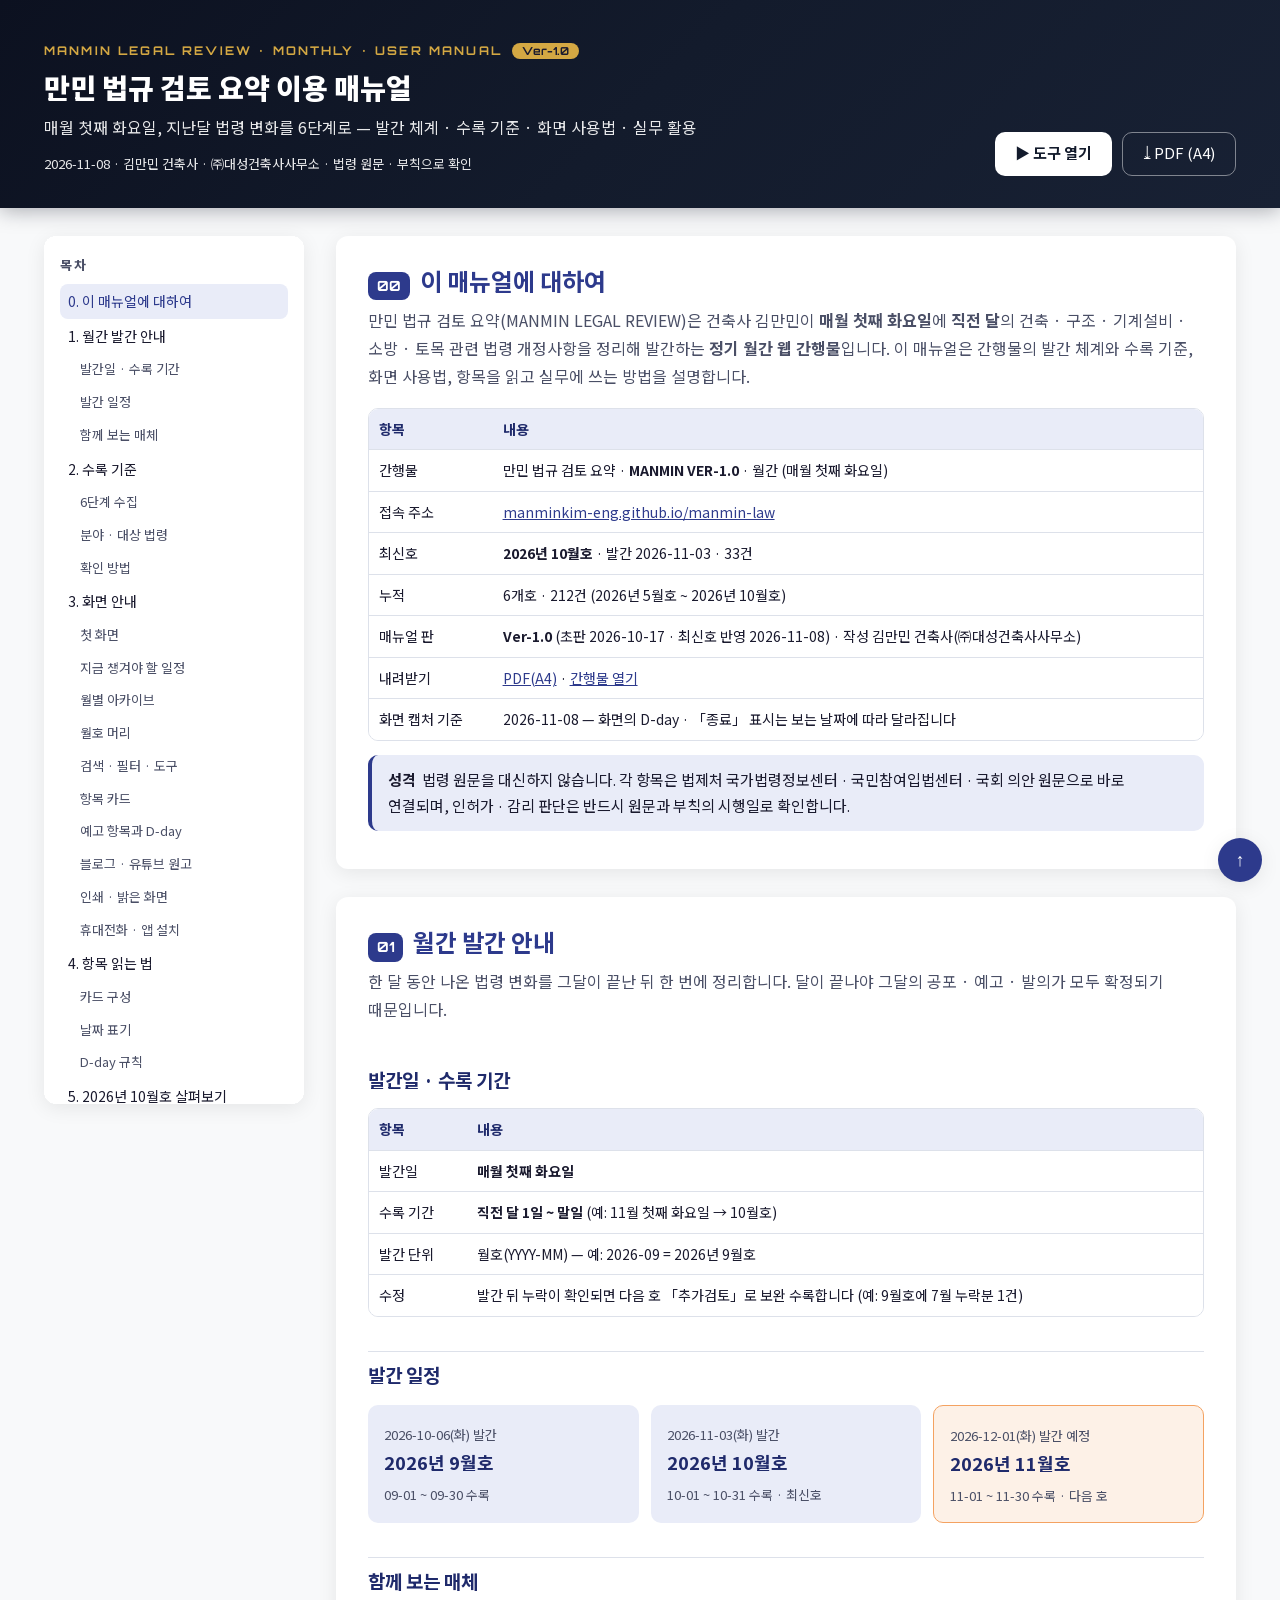
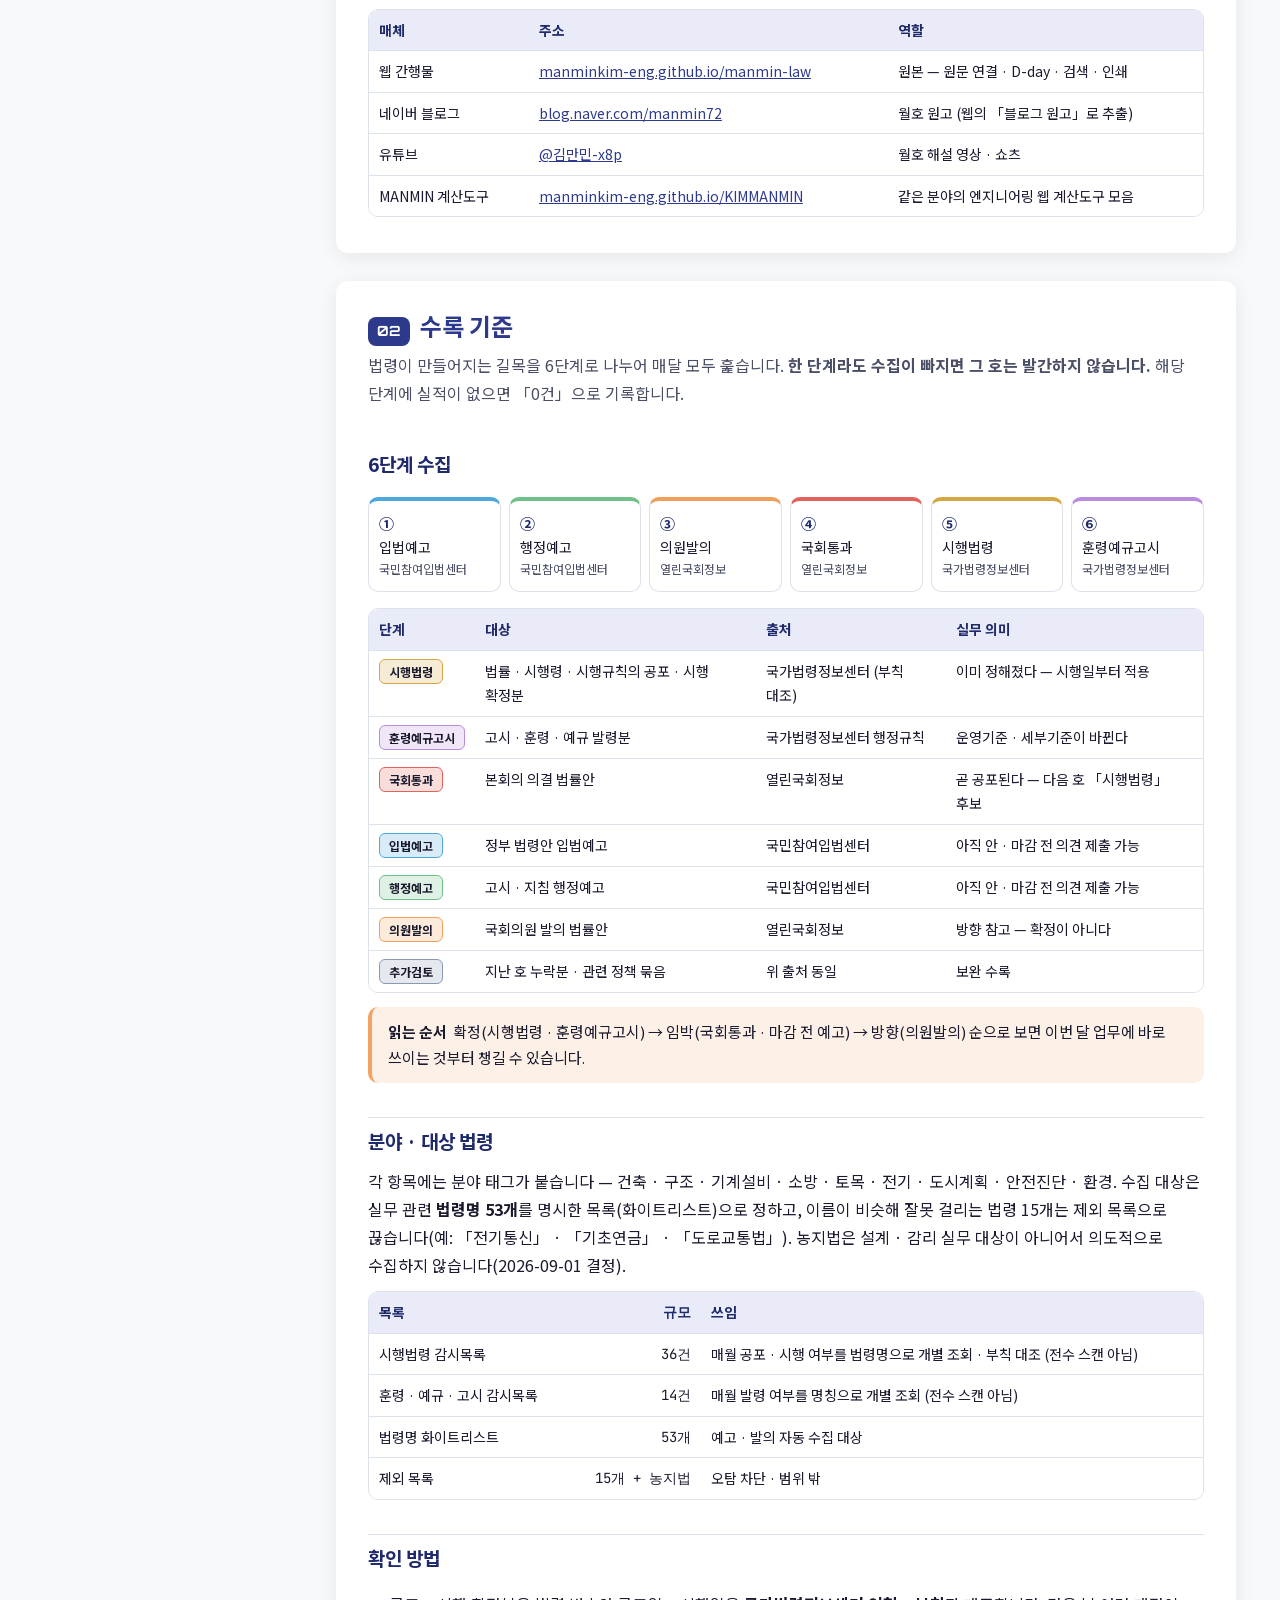
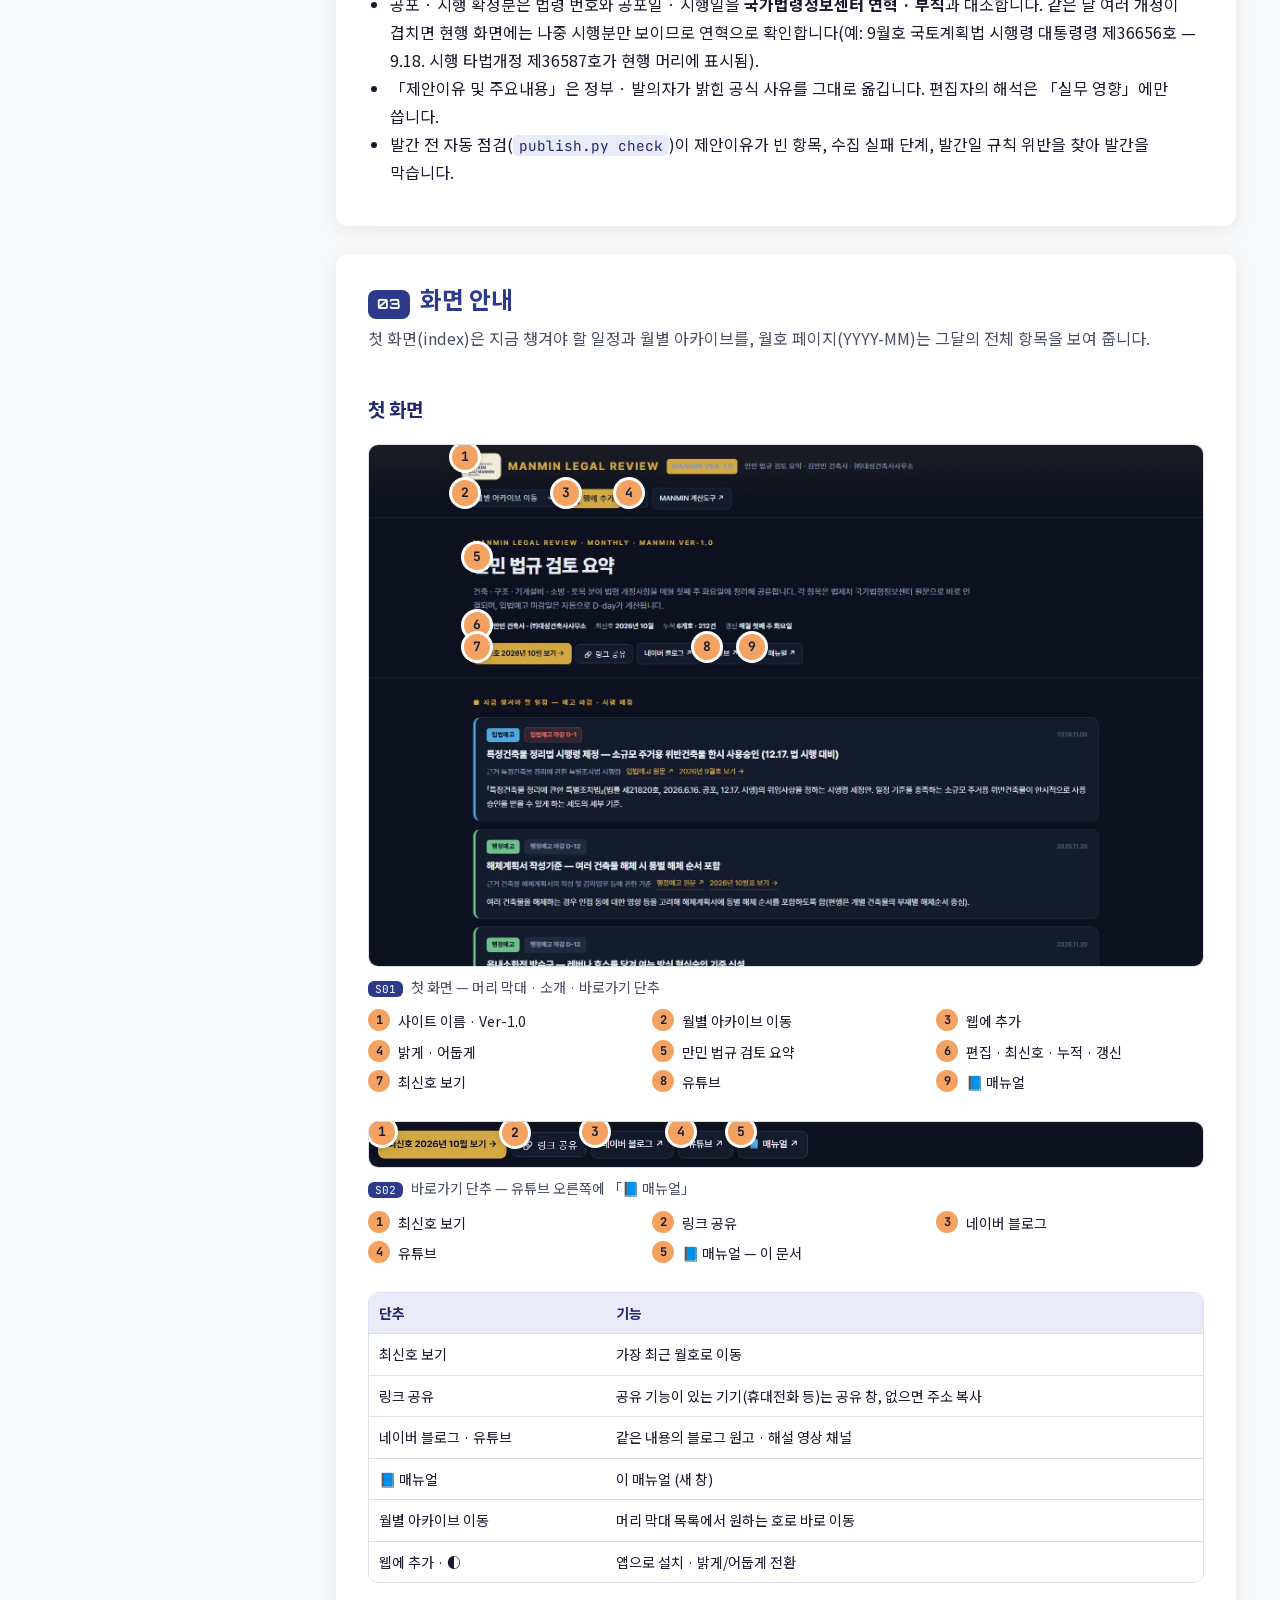
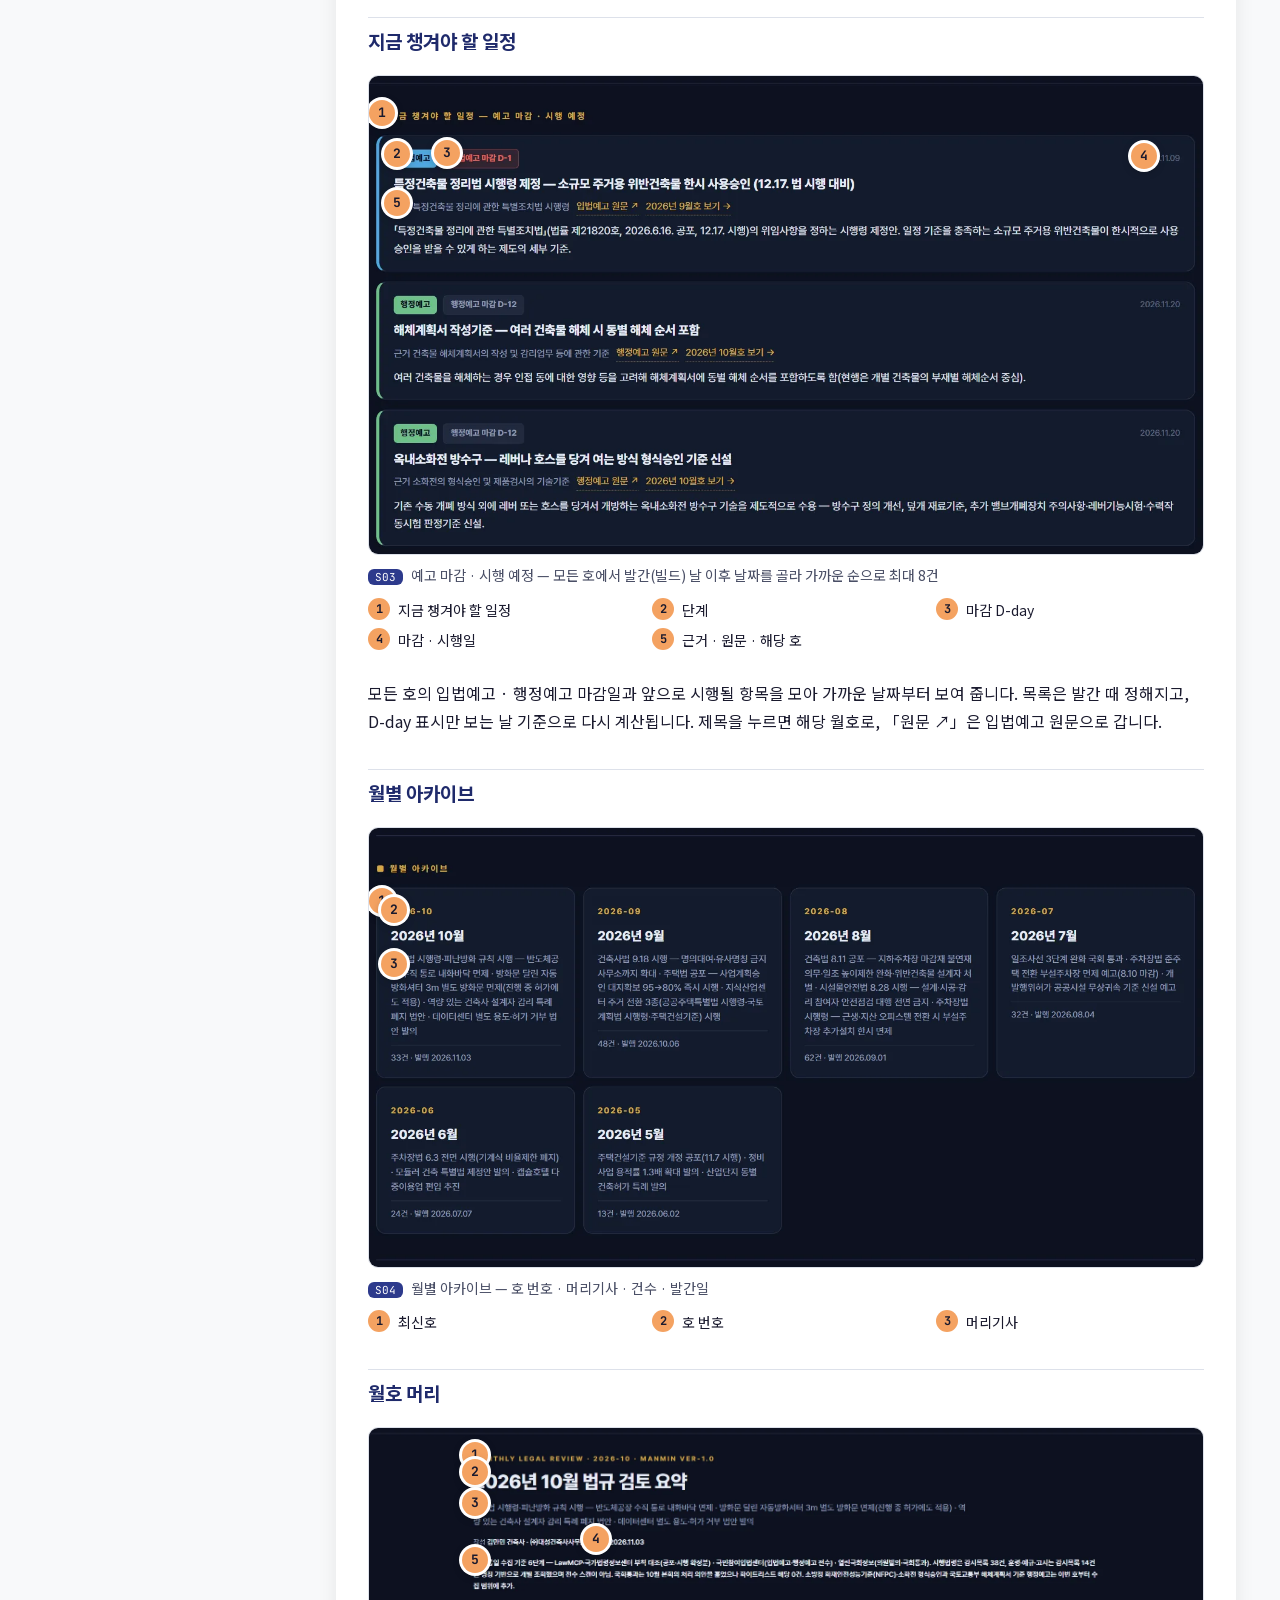
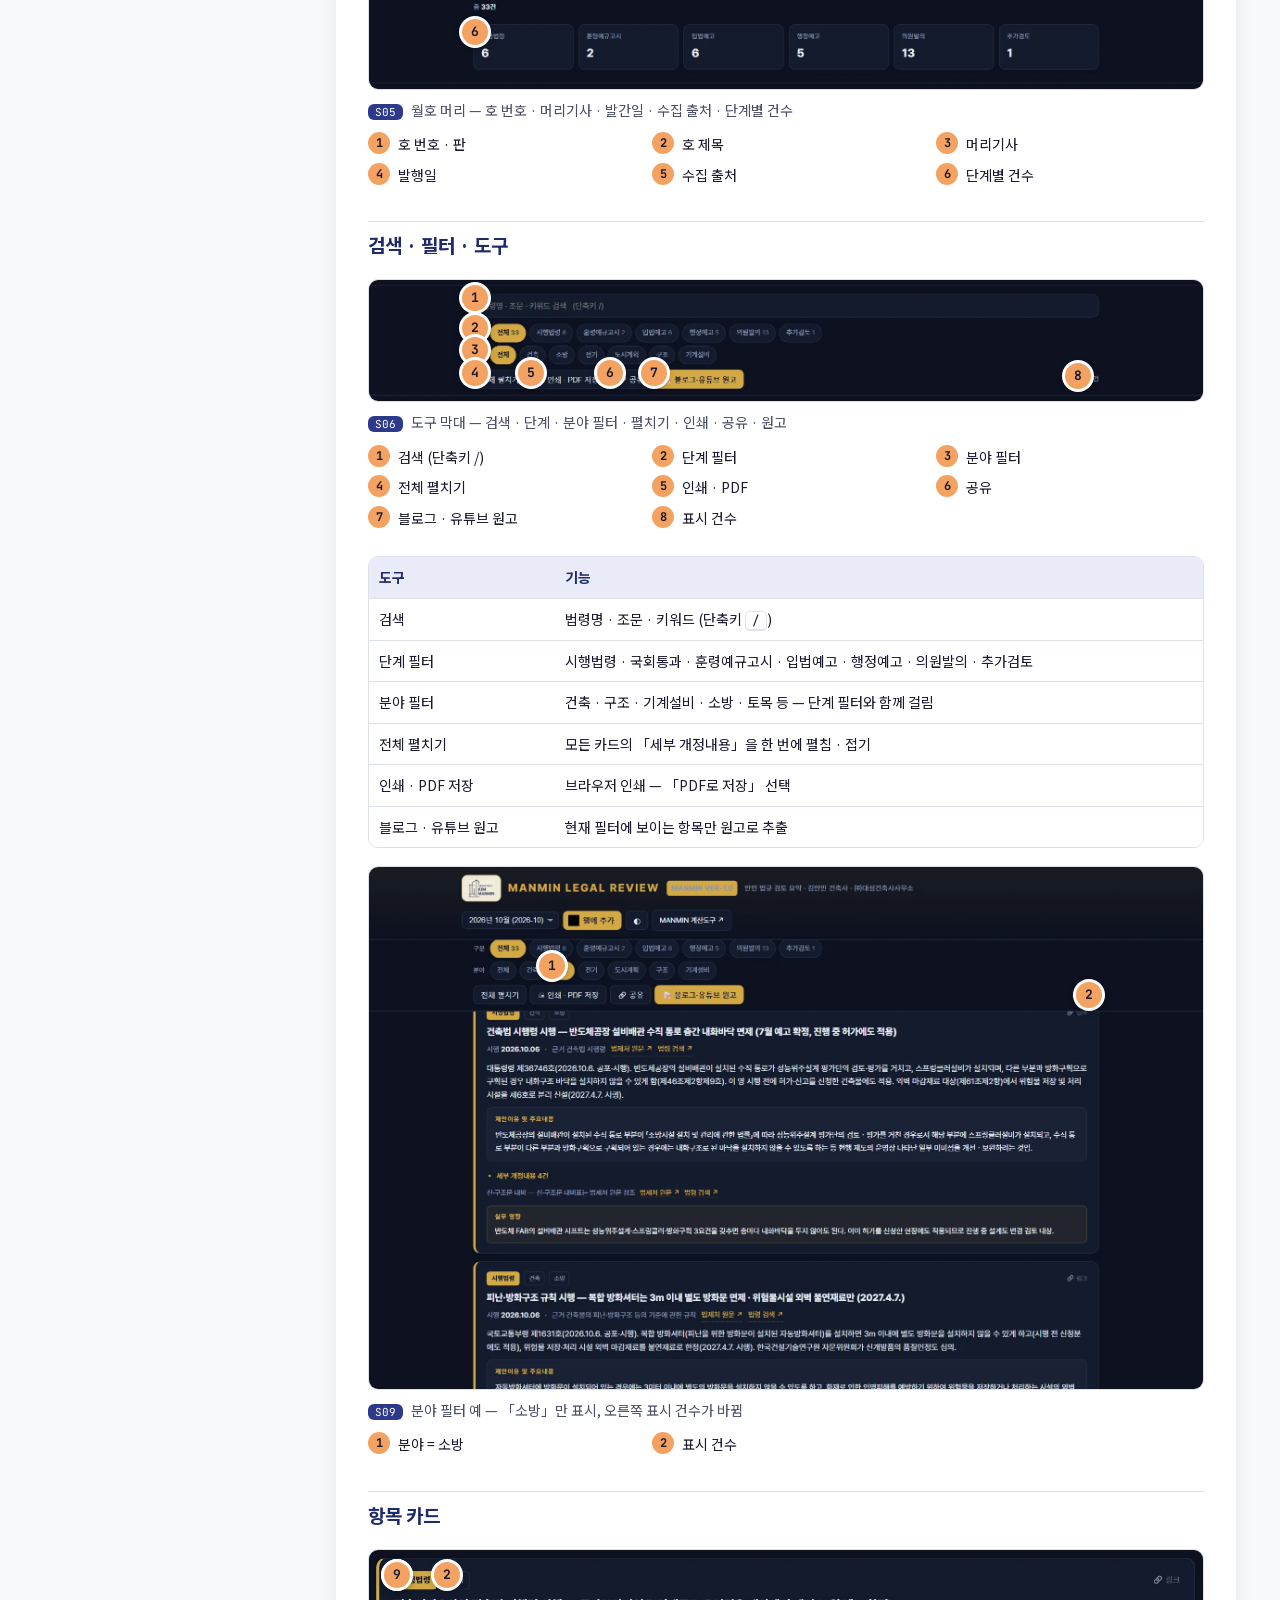
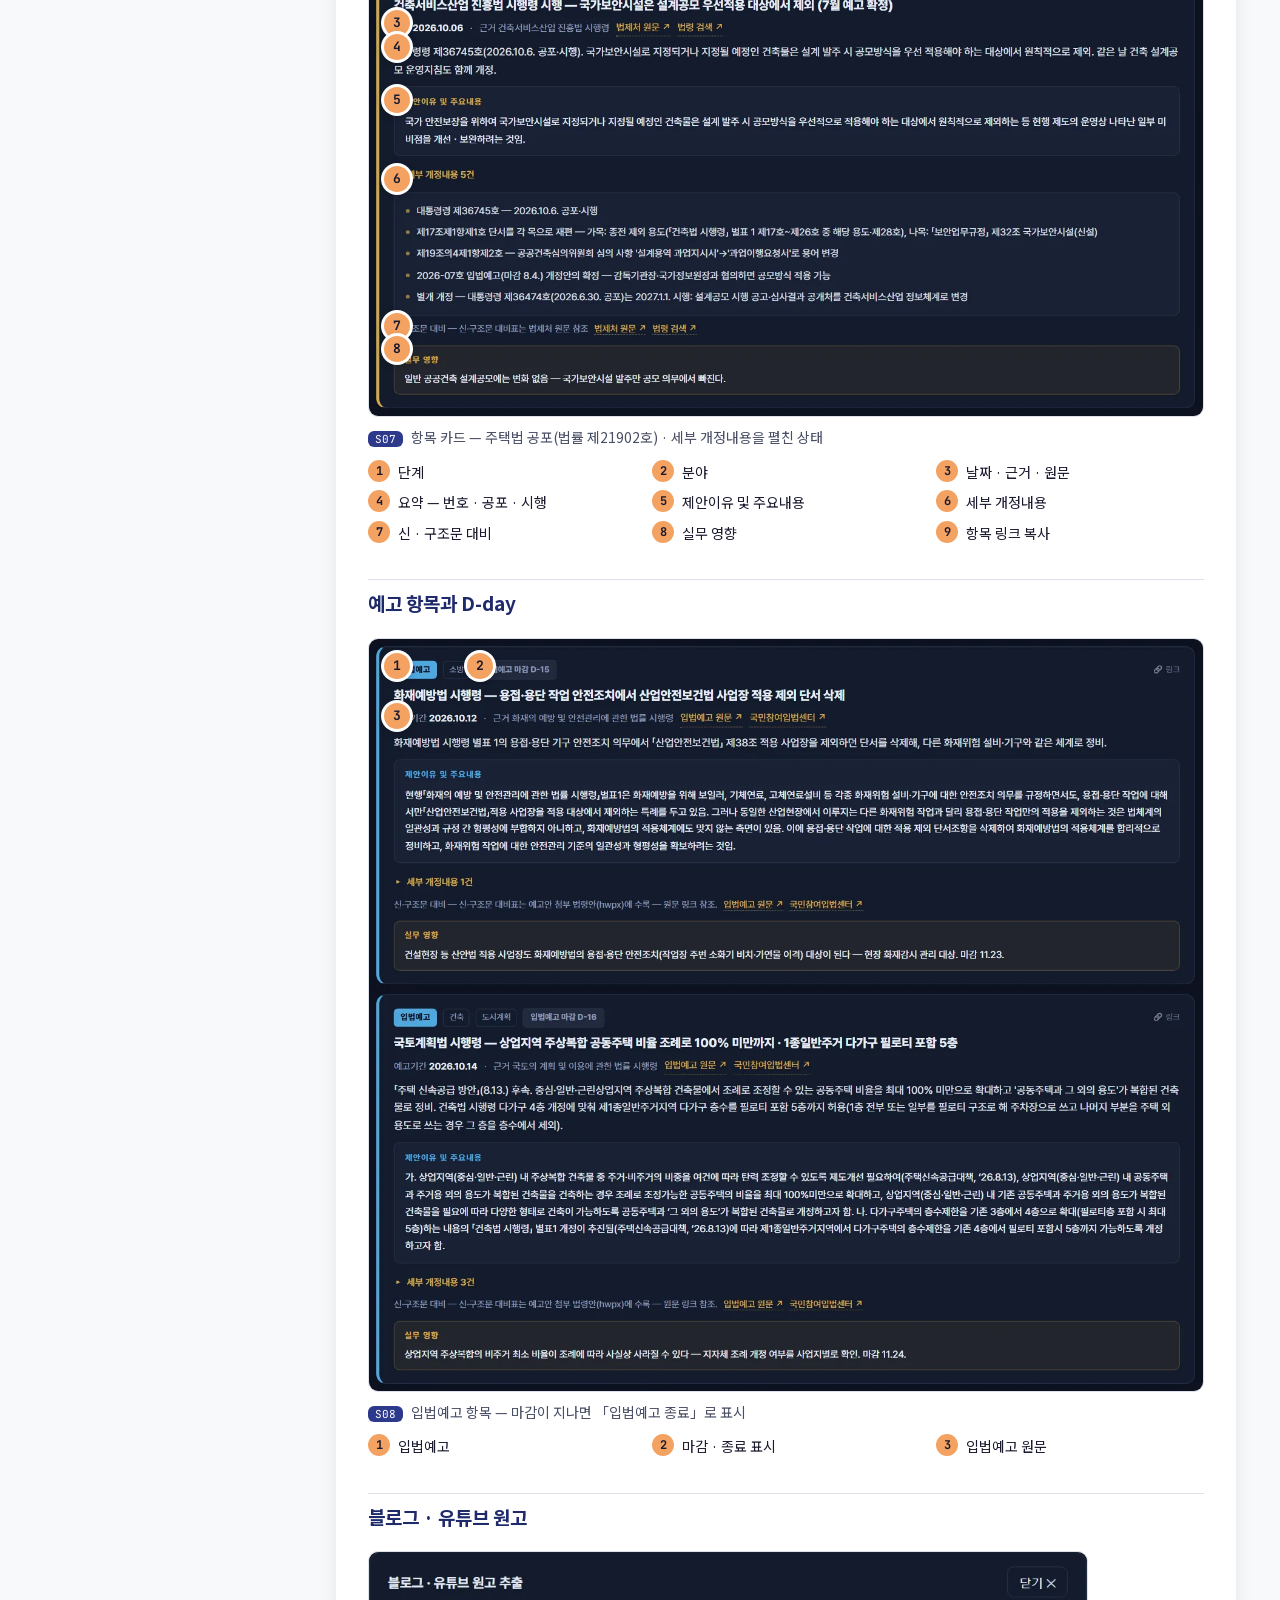
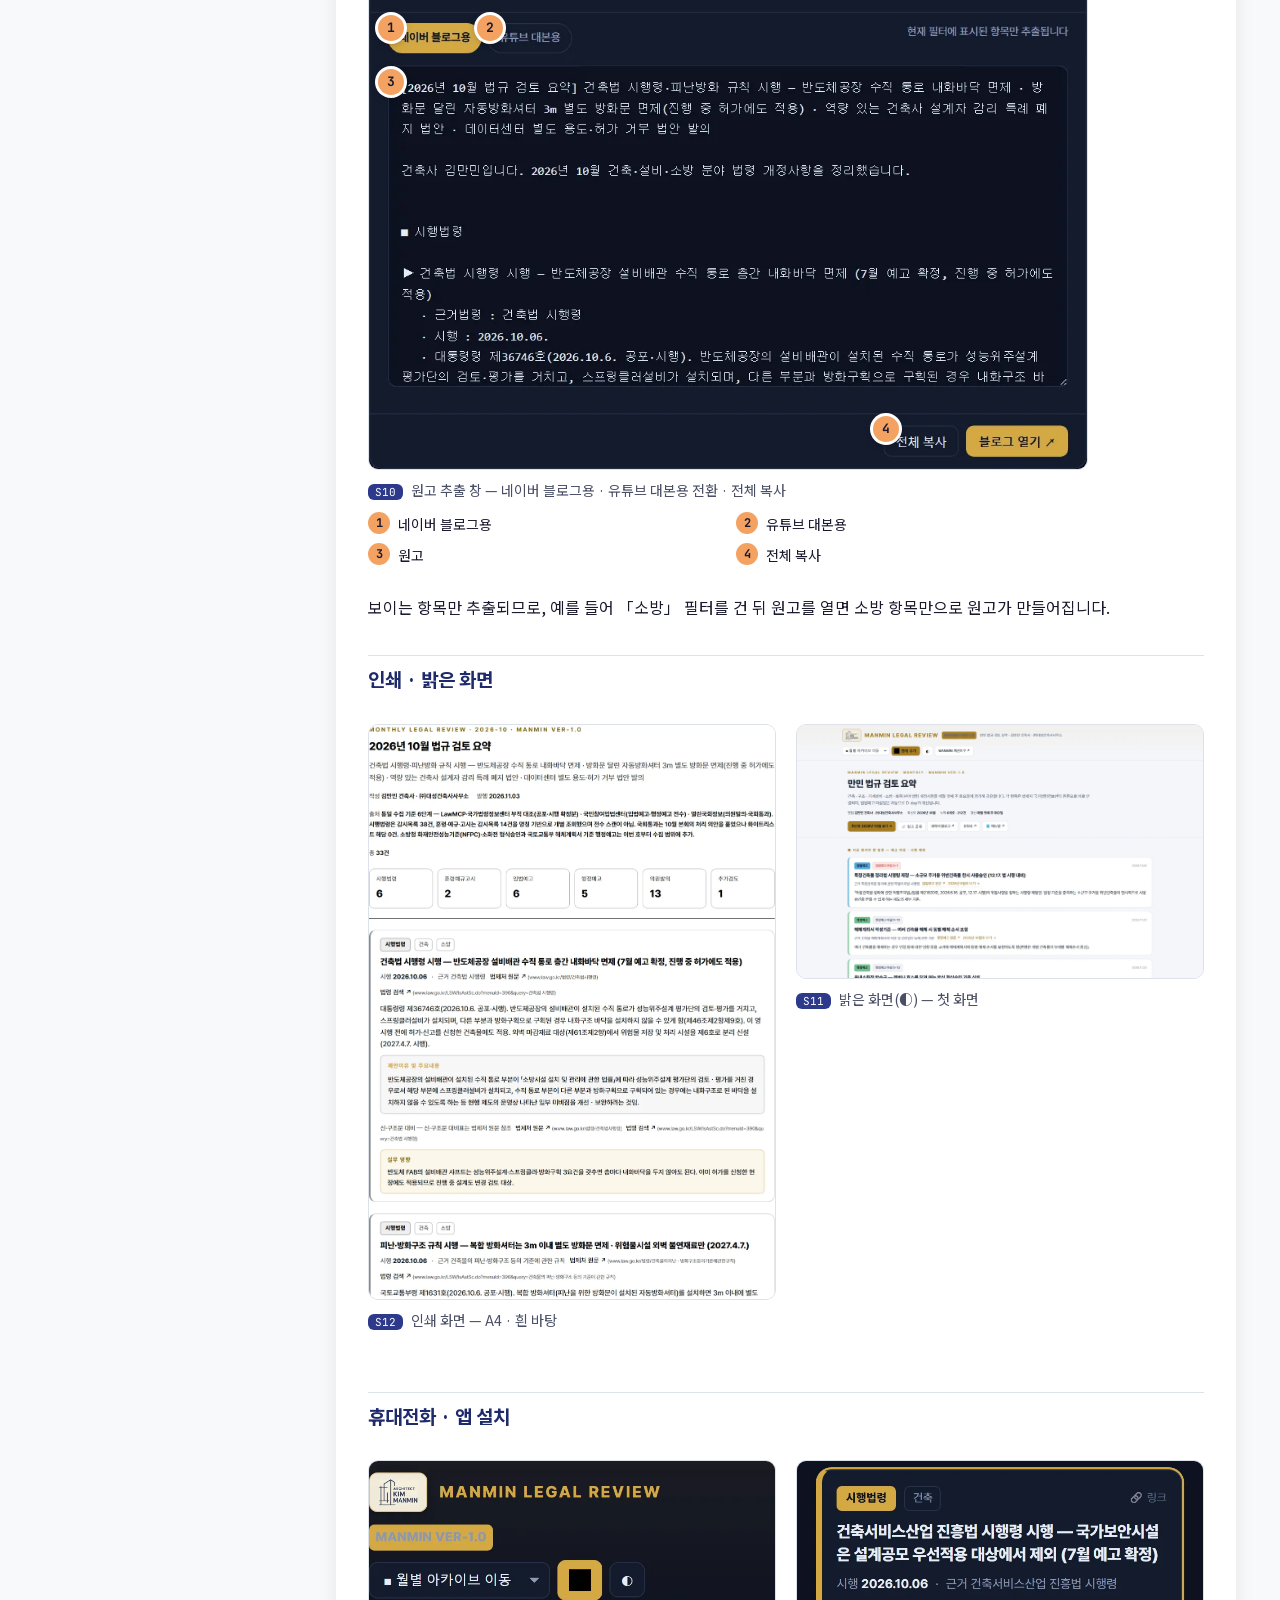
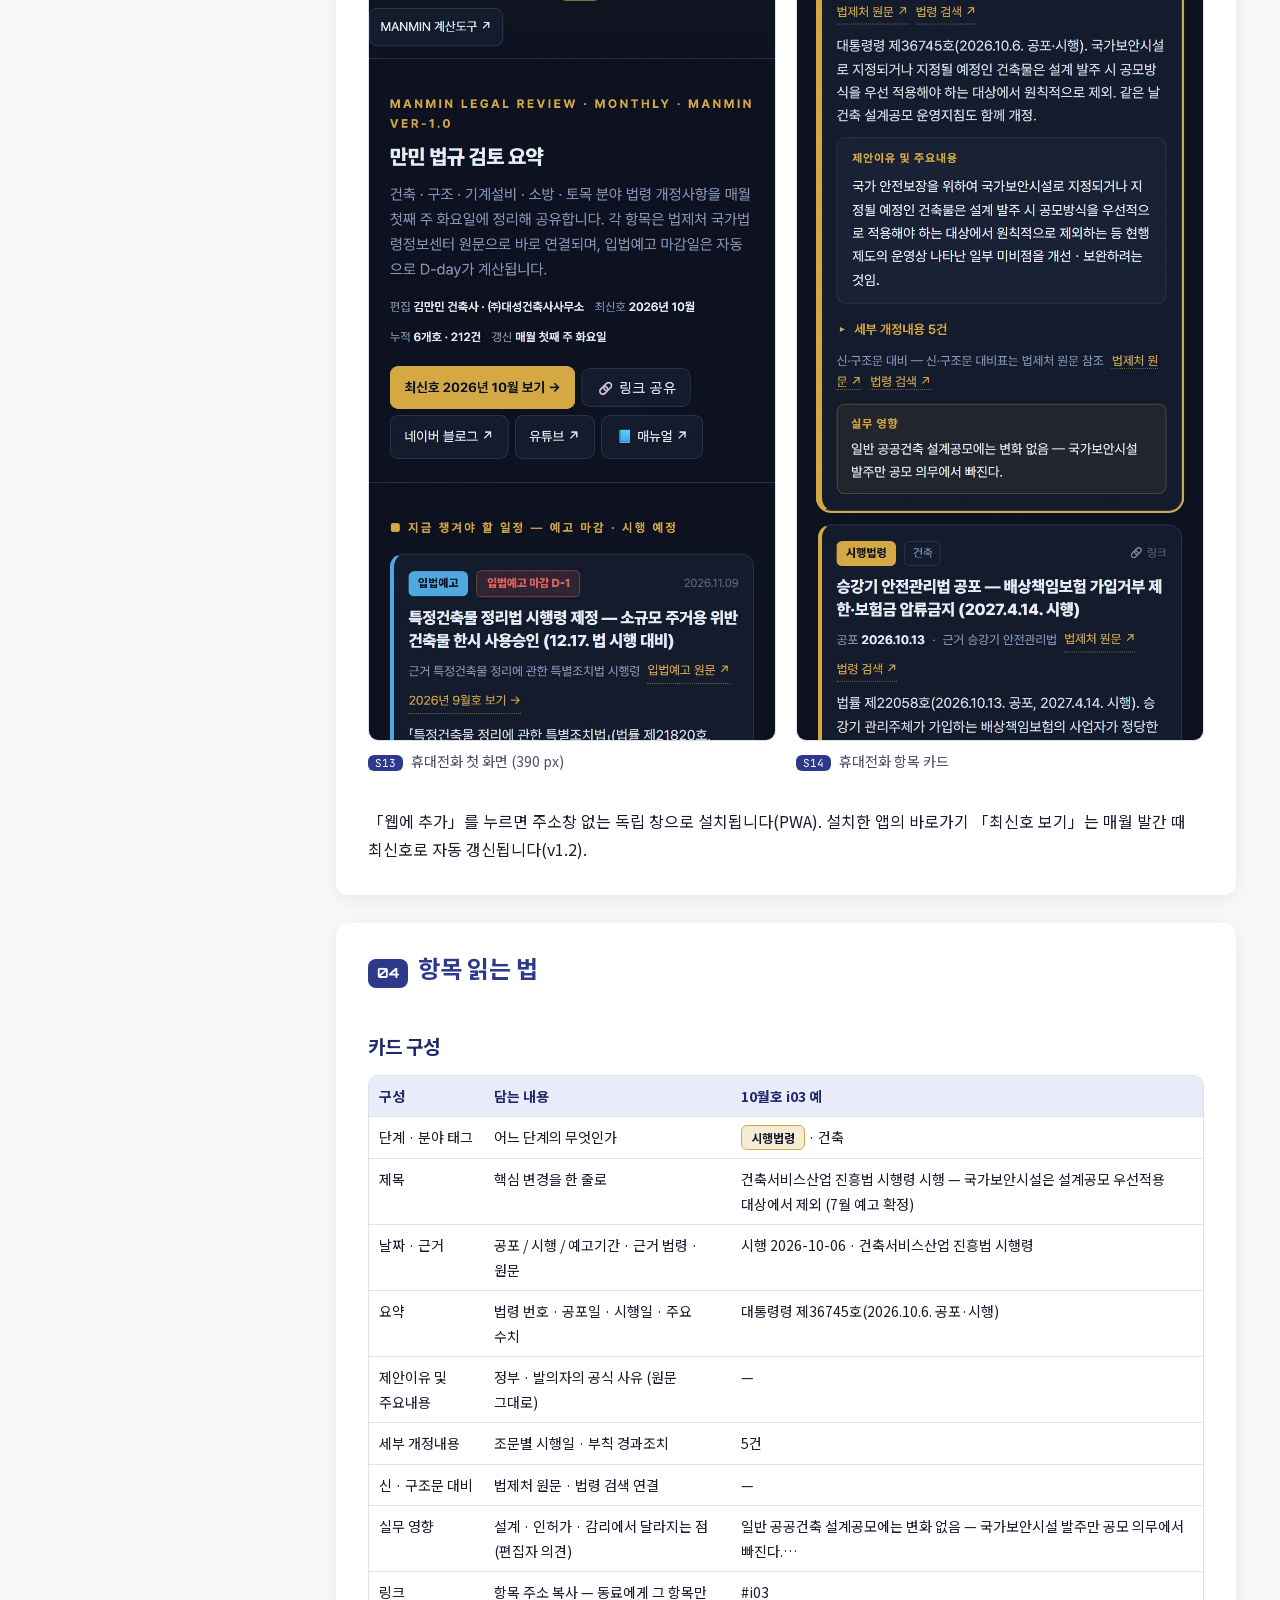
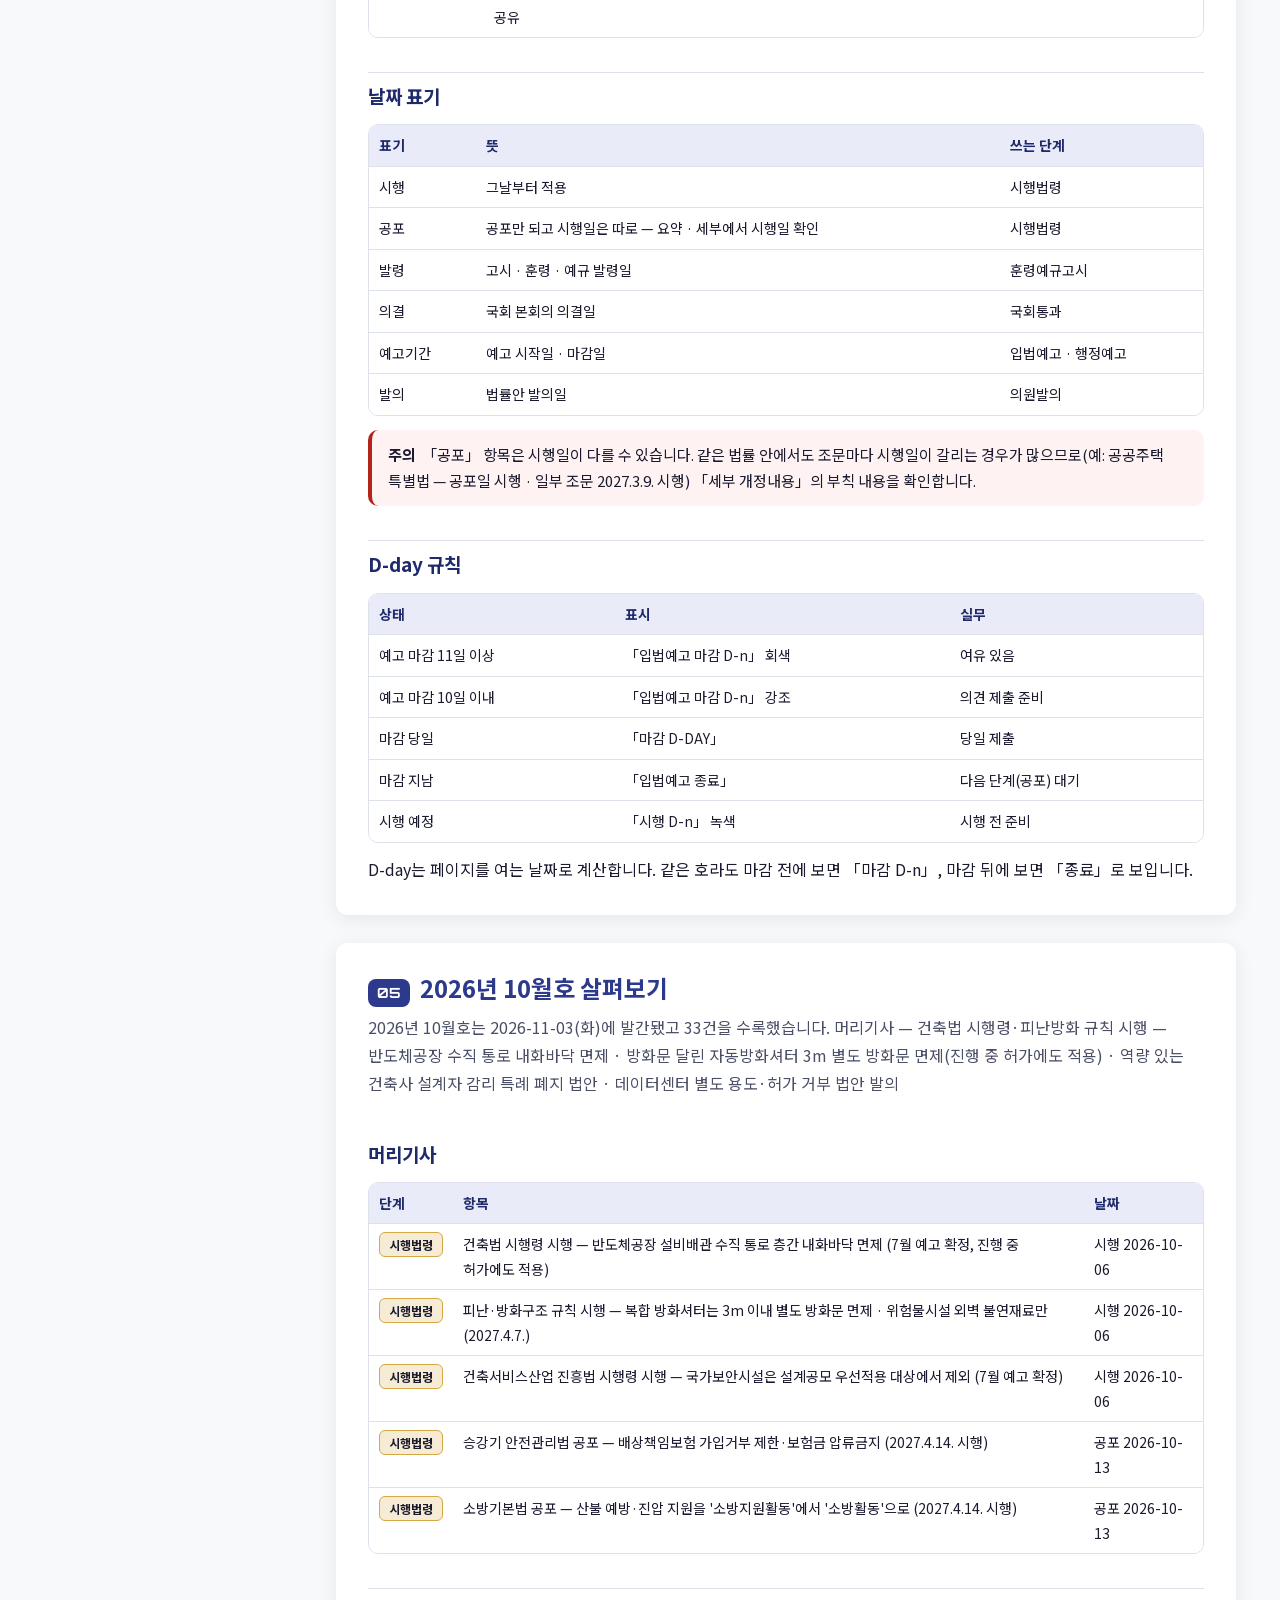
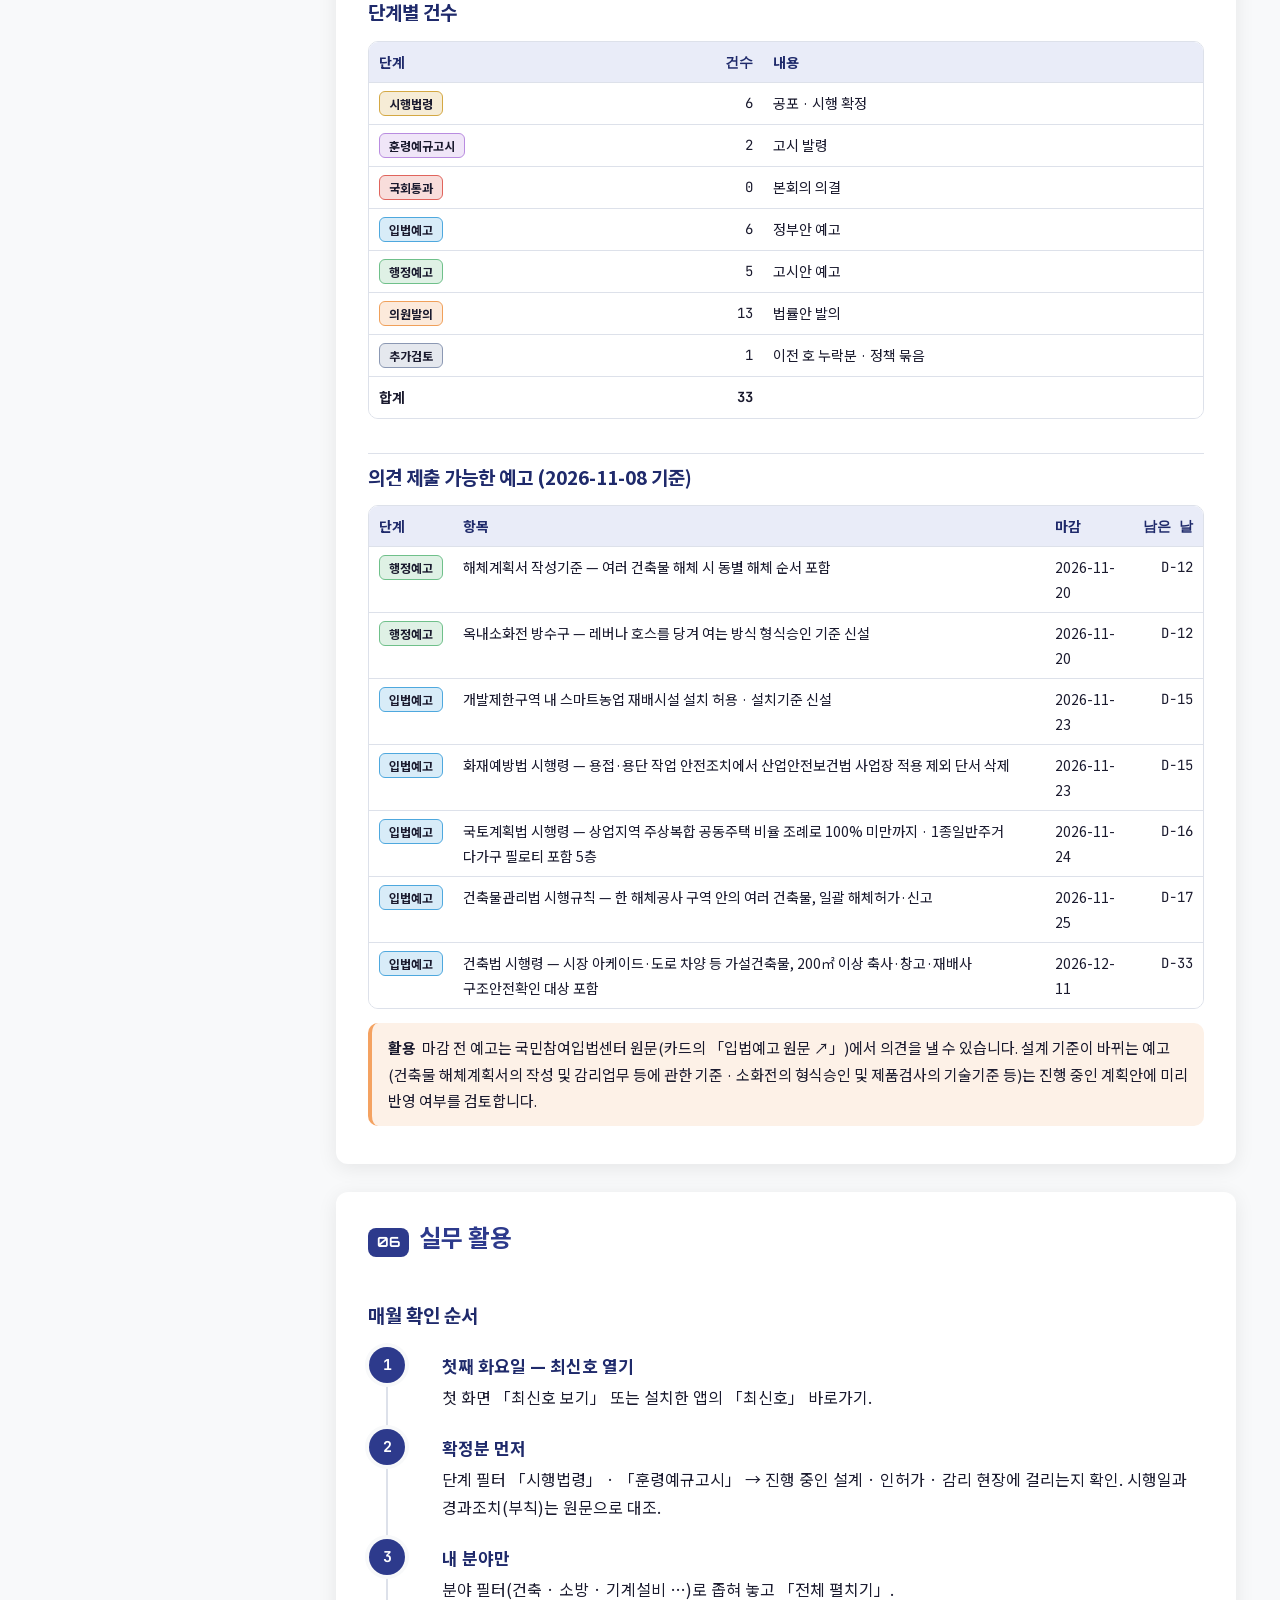
<file: manual/index.html>
<!doctype html>
<html lang="ko"><head>
<meta charset="utf-8"><meta name="viewport" content="width=device-width,initial-scale=1">
<title>만민 법규 검토 요약 이용 매뉴얼 Ver-1.0</title>
<meta name="description" content="매월 첫째 화요일 발간하는 건축 · 구조 · 기계설비 · 소방 · 토목 법령 개정 요약 — 발간 체계 · 수록 기준 · 화면 사용법 · 실무 활용">
<meta name="author" content="김만민 건축사 · ㈜대성건축사사무소">
<meta name="theme-color" content="#131b2c"><meta name="color-scheme" content="light dark">
<link rel="stylesheet" href="./assets/fonts/manmin-fonts.css">
<style>:root{--mh-a:#0c1120;--mh-b:#131b2c;--mh-c:#182134;--mh-accent:#d4a843;--mh-shadow:rgba(12,17,32,.35);--mh-btn-ink:#131b2c;--mh-veil:0;--mh-bp:50%}

:root{
  --navy:#2D3A8C;--navy-d:#1F2A6B;--navy-l:#E9ECF8;--accent:#F4A261;--accent-d:#C97A3A;--accent-l:#FDF1E7;
  --bg:#F8F9FA;--card:#FFFFFF;--text:#1A1A2E;--text2:#4A4F66;--line:#DDE1EA;--ok:#0F766E;--ng:#B42318;
  --r:12px;--pad:24px;--shadow:0 4px 20px rgba(0,0,0,.08);
}
*{box-sizing:border-box}
html{scroll-behavior:smooth;-webkit-text-size-adjust:100%}
body{margin:0;background:var(--bg);color:var(--text);font-family:var(--font-sans);font-size:16px;line-height:1.75;word-break:keep-all;overflow-wrap:anywhere}
a{color:var(--navy)}a:hover{color:var(--accent-d)}
code,kbd,.mono{font-family:var(--font-mono);font-size:.9em}
code{background:var(--navy-l);color:var(--navy-d);padding:1px 6px;border-radius:5px}
kbd{border:1px solid var(--line);border-bottom-width:2px;border-radius:5px;padding:0 6px;background:#fff}
/* 상단 */
.top{position:relative;background:linear-gradient(135deg,var(--mh-a),var(--mh-b) var(--mh-bp),var(--mh-c));color:#fff;box-shadow:0 2px 20px var(--mh-shadow)}
.top::before{content:"";position:absolute;inset:0;background:rgba(0,0,0,var(--mh-veil));pointer-events:none}
.top-in{position:relative;max-width:1240px;margin:0 auto;display:flex;justify-content:space-between;align-items:flex-end;gap:32px;flex-wrap:wrap;padding:40px 24px 32px}
.eyebrow{font-family:var(--font-brand);font-weight:700;font-size:12px;letter-spacing:.18em;color:var(--mh-accent)}
.top h1{font-size:28px;font-weight:900;margin:8px 0 6px;line-height:1.35}
.top .sub{opacity:.9;margin:0}
.mh-main{flex:1 1 640px;min-width:0}
.mh-eb{display:flex;align-items:center;gap:10px;flex-wrap:wrap}
.mh-ver{font:700 11px var(--font-brand);background:var(--mh-accent);color:#1A1A2E;border-radius:999px;padding:1px 10px}
.mh-meta{margin:12px 0 0;font-size:13px;color:rgba(255,255,255,.9)}
.mh-act{display:flex;gap:10px;flex-wrap:wrap}
.mh-btn{display:inline-flex;align-items:center;justify-content:center;gap:8px;min-height:44px;padding:0 20px;border-radius:10px;font-size:15px;text-decoration:none}
.mh-btn.pri{background:#fff;color:var(--mh-btn-ink);font-weight:700}
.mh-btn.sec{border:1px solid rgba(255,255,255,.45);color:#fff}
.mh-btn.pri:hover{background:var(--mh-accent);color:#1A1A2E}.mh-btn.sec:hover{background:rgba(255,255,255,.12);color:#fff}
.mh-btn:focus-visible{outline:3px solid var(--mh-accent);outline-offset:2px}
.mh-prog{position:fixed;top:0;left:0;right:0;height:3px;z-index:50;pointer-events:none}
.mh-prog i{display:block;height:100%;width:0;background:var(--mh-accent)}
.toc-sum{display:none}
/* 레이아웃 */
.wrap{max-width:1240px;margin:0 auto;padding:28px 24px 80px;display:grid;grid-template-columns:260px minmax(0,1fr);gap:32px}
nav.toc{position:sticky;top:16px;align-self:start;max-height:calc(100vh - 32px);overflow:auto;background:var(--card);border-radius:var(--r);box-shadow:var(--shadow);padding:18px 16px;font-size:14px}
nav.toc h2{font-size:13px;letter-spacing:.12em;color:var(--text2);margin:0 0 8px}
nav.toc ol{list-style:none;margin:0;padding:0}
nav.toc li a{display:block;padding:5px 8px;border-radius:8px;text-decoration:none;color:var(--text)}
nav.toc li a:hover,nav.toc li a.on{background:var(--navy-l);color:var(--navy)}
nav.toc li.sub a{padding-left:20px;font-size:13px;color:var(--text2)}
main{min-width:0}
section.ch{background:var(--card);border-radius:var(--r);box-shadow:var(--shadow);padding:var(--pad) calc(var(--pad) + 8px);margin-bottom:28px}
section.ch>h2{font-size:24px;font-weight:700;color:var(--navy);margin:0 0 4px;display:flex;align-items:baseline;gap:10px}
section.ch>h2 .n{font-family:var(--font-brand);font-weight:700;font-size:14px;color:#fff;background:var(--navy);border-radius:8px;padding:2px 9px}
section.ch>.lead{color:var(--text2);margin:0 0 18px}
h3{font-size:19px;color:var(--navy-d);margin:34px 0 10px;padding-top:6px;border-top:1px solid var(--line)}
h3:first-of-type{border-top:0}
h4{font-size:16px;margin:22px 0 8px}
p{margin:8px 0}
ul,ol{padding-left:22px}
.note,.tip,.warn{border-radius:10px;padding:12px 16px;margin:14px 0;font-size:15px}
.note{background:var(--navy-l);border-left:4px solid var(--navy)}
.tip{background:var(--accent-l);border-left:4px solid var(--accent)}
.warn{background:#FEF3F2;border-left:4px solid var(--ng)}
.note b:first-child,.tip b:first-child,.warn b:first-child{margin-right:6px}
/* 표 */
.tbl{overflow-x:auto;margin:12px 0;border:1px solid var(--line);border-radius:10px}
table{border-collapse:collapse;width:100%;font-size:14px;background:#fff}
th,td{border-bottom:1px solid var(--line);padding:8px 10px;text-align:left;vertical-align:top}
th{background:var(--navy-l);color:var(--navy-d);font-weight:700;white-space:nowrap}
tr:last-child td{border-bottom:0}
td.num,th.num{text-align:right;font-family:var(--font-mono);white-space:nowrap}
.ok{color:var(--ok);font-weight:700}.ng{color:var(--ng);font-weight:700}
/* 그림 */
figure.shot{margin:18px 0 26px}
figure.shot .frame{position:relative;border:1px solid var(--line);border-radius:10px;overflow:hidden;background:#fff;cursor:zoom-in}
figure.shot img{display:block;width:100%;height:auto}
figure.narrow{max-width:420px}
.pin{position:absolute;transform:translate(-50%,-50%);width:26px;height:26px;border-radius:50%;background:var(--accent);color:#1A1A2E;font:700 13px/26px var(--font-mono);text-align:center;box-shadow:0 0 0 3px #fff,0 2px 8px rgba(0,0,0,.35);pointer-events:none}
figcaption{font-size:14px;color:var(--text2);margin-top:8px}
.fno{font-family:var(--font-mono);font-size:11px;background:var(--navy);color:#fff;border-radius:6px;padding:1px 7px;margin-right:8px}
ol.legend{list-style:none;padding:0;margin:10px 0 0;display:grid;grid-template-columns:repeat(auto-fill,minmax(260px,1fr));gap:6px 16px;font-size:14px}
ol.legend li{display:flex;gap:8px;align-items:flex-start}
ol.legend b{flex:0 0 22px;height:22px;border-radius:50%;background:var(--accent);font:700 12px/22px var(--font-mono);text-align:center}
.pair{display:grid;grid-template-columns:1fr 1fr;gap:20px;align-items:start}
/* 단계 */
.steps{counter-reset:st;list-style:none;padding:0;margin:16px 0}
.steps>li{counter-increment:st;position:relative;padding:4px 0 18px 54px;border-left:2px solid var(--line);margin-left:18px}
.steps>li:last-child{border-left-color:transparent}
.steps>li::before{content:counter(st);position:absolute;left:-19px;top:0;width:36px;height:36px;border-radius:50%;background:var(--navy);color:#fff;font:700 15px/36px var(--font-mono);text-align:center;box-shadow:0 0 0 4px var(--bg)}
.steps>li>b.t{display:block;font-size:17px;color:var(--navy-d);margin-bottom:2px}
/* 수식 */
.eq{font-family:var(--font-mono);background:#0F1630;color:#E8ECFF;border-radius:10px;padding:14px 18px;margin:12px 0;overflow-x:auto;font-size:14px;line-height:1.9;white-space:pre}
.eq .c{color:#9AA6D6}
.svgbox{background:#fff;border:1px solid var(--line);border-radius:10px;padding:12px;margin:14px 0;overflow-x:auto}
.svgbox svg{display:block;width:100%;min-width:640px;height:auto}
.cards{display:grid;grid-template-columns:repeat(auto-fill,minmax(220px,1fr));gap:14px;margin:14px 0}
.card{border:1px solid var(--line);border-radius:var(--r);padding:16px;background:#fff}
.card h5{margin:0 0 4px;font-size:15px;color:var(--navy)}
.card p{margin:0;font-size:14px;color:var(--text2)}
footer.foot{max-width:1240px;margin:0 auto;padding:0 24px 40px;color:var(--text2);font-size:13px}
/* 라이트박스 */
#lb{position:fixed;inset:0;background:rgba(10,14,30,.88);display:none;align-items:center;justify-content:center;z-index:99;cursor:zoom-out;padding:16px}
#lb.open{display:flex}#lb img{max-width:100%;max-height:100%;border-radius:8px;background:#fff}
.totop{position:fixed;right:18px;bottom:18px;width:44px;height:44px;border-radius:50%;background:var(--navy);color:#fff;border:0;font-size:18px;box-shadow:var(--shadow);cursor:pointer}
/* 반응형 5단계 */
@media (max-width:1240px){.wrap{grid-template-columns:230px minmax(0,1fr);gap:24px}}
@media (max-width:1024px){.wrap{grid-template-columns:1fr}nav.toc{position:static;max-height:none}nav.toc ol{columns:2}}
@media (max-width:760px){.pair{grid-template-columns:1fr}section.ch{padding:20px 18px}.top h1{font-size:24px}}
@media (max-width:640px){nav.toc ol{columns:1}body{font-size:15px}}
@media (max-width:480px){.wrap,.top-in{padding-left:16px;padding-right:16px}.pin{width:22px;height:22px;font-size:11px;line-height:22px}}
@media (max-width:400px){section.ch>h2{font-size:20px}}
/* v-mh1 D4 접이식 목차 · D9 터치 44px (≤1024px) */
@media (max-width:1024px){
  nav.toc{padding:0 16px}
  nav.toc .toc-sum{display:flex;align-items:center;justify-content:space-between;min-height:48px;font-weight:700;font-size:14px;color:var(--navy);cursor:pointer;list-style:none}
  nav.toc .toc-sum::-webkit-details-marker{display:none}
  nav.toc details:not([open]) ol,nav.toc details:not([open]) h2{display:none}
  nav.toc details[open]{padding-bottom:12px}
  nav.toc li a{display:flex;align-items:center;min-height:44px;padding:0 8px}
}
/* v-mh1 D5 좁은 화면 헤드 */
@media (max-width:640px){
  .top-in{padding:28px 16px 24px;gap:16px}.top h1{font-size:22px}.top .sub{font-size:13px}.mh-meta{font-size:12px}
  .mh-act{display:grid;grid-template-columns:repeat(2,minmax(0,1fr));width:100%}.mh-btn{padding:0 8px;font-size:14px}
}
@media (max-width:480px){.eyebrow{letter-spacing:.04em}.mh-eb{gap:8px}}
@media (prefers-reduced-motion:reduce){html{scroll-behavior:auto}}
/* A4 인쇄 */
@page{size:A4;margin:14mm 12mm 14mm}
@media print{
  *{-webkit-print-color-adjust:exact;print-color-adjust:exact}
  body{background:#fff;font-size:10.5pt}
  nav.toc,.totop,#lb{display:none!important}
  .wrap{display:block;padding:0}
  section.ch{box-shadow:none;padding:0 0 8mm;margin:0;break-before:page}
  main{padding-bottom:8mm}
  section.ch:first-of-type{break-before:auto}
  figure.shot,.tbl,.eq,.svgbox,.note,.tip,.warn,.steps>li{break-inside:avoid}
  h3,h4{break-after:avoid}
  .top{border-radius:0;box-shadow:none}
  .mh-prog,.mh-act{display:none!important}
  .mh-meta{color:#fff}
  .pfoot{position:fixed;bottom:0;left:0;right:0;height:6mm;background:#fff;font-size:8pt;color:#666;border-top:1px solid #ccc;padding-top:1.5mm;display:flex;justify-content:space-between}
}
.pfoot{display:none}
@media print{.pfoot{display:flex}}
/* ── 좁은 화면 대응(r1 · 2026-10-12) : 화면 전용 — 인쇄·PDF에는 영향 없음 ── */
@media screen and (max-width:640px){
  .k1 td:first-child,.k1 th:first-child{white-space:normal}
  /* 글 표(숫자 칸 없는 표) → 행마다 카드로 쌓기 */
  .tbl.stack{border:0;border-radius:0;overflow:visible}
  .tbl.stack table,.tbl.stack tbody,.tbl.stack tr,.tbl.stack td{display:block;width:auto}
  .tbl.stack thead{position:absolute;width:1px;height:1px;overflow:hidden;clip:rect(0 0 0 0)}
  .tbl.stack table{background:transparent}
  .tbl.stack tr{border:1px solid var(--line);border-radius:10px;background:#fff;margin:0 0 10px;overflow:hidden}
  .tbl.stack td{border-bottom:1px solid var(--line);padding:8px 12px}
  .tbl.stack tr td:last-child{border-bottom:0}
  .tbl.stack td:first-child{background:var(--navy-l);color:var(--navy-d);font-weight:700}
  .tbl.stack td[data-th]:not(:first-child)::before{content:attr(data-th);display:block;font-size:12px;font-weight:700;color:var(--text2);margin-bottom:2px}
  .tbl.stack.c2 td[data-th]:not(:first-child)::before{display:none}
  .tbl.stack td:empty{display:none}
  /* 숫자 표 → 표 모양 유지, 글자·여백 축소, 넘치면 좌우로 밀기(오른쪽 그림자로 표시) */
  .tbl:not(.stack){background:linear-gradient(to right,#fff 30%,rgba(255,255,255,0)) left/40px 100% no-repeat local,linear-gradient(to left,#fff 30%,rgba(255,255,255,0)) right/40px 100% no-repeat local,radial-gradient(farthest-side at 100% 50%,rgba(26,26,46,.22),transparent) right/12px 100% no-repeat scroll,#fff}
  .tbl:not(.stack) table{font-size:13px;background:transparent}
  .tbl:not(.stack) th,.tbl:not(.stack) td{padding:7px 8px}
  /* 수식 → 줄바꿈 허용 */
  .eq{white-space:pre-wrap;word-break:keep-all;font-size:13px;line-height:1.75;padding:12px 14px}
  .eq .c{display:block;padding-left:1em}
  .svgbox{position:relative}
  .svgbox::after{content:"← 좌우로 밀어서 보기 →";display:block;text-align:center;font-size:12px;color:var(--text2);margin-top:6px;position:sticky;left:0}
  ol.legend{grid-template-columns:1fr}
  .steps>li{padding-left:34px;margin-left:14px}
}
.rev{white-space:nowrap}
@media print{.rev{display:none}}
/* v-mh1 D6 다크 모드(화면 전용 · 헤드 색 불변 · 그림과 흐름도는 흰 바탕 유지) */
@media screen and (prefers-color-scheme:dark){
  :root{--bg:#0F1420;--card:#171D2C;--text:#E6E8EF;--text2:#A9AFC3;--line:#2A3245;--navy-l:#232B45;--accent-l:#33281D;--shadow:0 4px 20px rgba(0,0,0,.35)}
  a,section.ch>h2,h3,.steps>li>b.t,.card h5,nav.toc li a.on,nav.toc .toc-sum{color:#AEB8F5}
  a:hover{color:#F4A261}
  code{background:var(--navy-l);color:#C9D0FA}
  kbd{background:var(--card);color:var(--text)}
  table,.card,nav.toc,section.ch{background:var(--card)}
  th{background:var(--navy-l);color:#C9D0FA}
  .note{border-left-color:#7F8CE0}
  .warn{background:#3A1F22}
  .ok{color:#5EEAD4}.ng{color:#FDA29B}
  figure.shot .frame,.svgbox{background:#fff;border-color:var(--line)}
  .tbl.stack tr{background:var(--card)}
  .tbl.stack td:first-child{color:#C9D0FA}
  .tbl:not(.stack){background:var(--card)}
}
@media screen and (prefers-color-scheme:dark) and (max-width:640px){
  .tbl:not(.stack){background:linear-gradient(to right,var(--card) 30%,rgba(23,29,44,0)) left/40px 100% no-repeat local,linear-gradient(to left,var(--card) 30%,rgba(23,29,44,0)) right/40px 100% no-repeat local,radial-gradient(farthest-side at 100% 50%,rgba(0,0,0,.5),transparent) right/12px 100% no-repeat scroll,var(--card)}
}
</style>
</head><body>
<div class="mh-prog" aria-hidden="true"><i></i></div>
<header class="top"><div class="top-in">
<div class="mh-main">
<div class="mh-eb"><span class="eyebrow">MANMIN LEGAL REVIEW · MONTHLY · USER MANUAL</span><span class="mh-ver">Ver-1.0</span></div>
<h1>만민 법규 검토 요약 이용 매뉴얼</h1>
<p class="sub">매월 첫째 화요일, 지난달 법령 변화를 6단계로 — 발간 체계 · 수록 기준 · 화면 사용법 · 실무 활용</p>
<p class="mh-meta">2026-11-08 · 김만민 건축사 · ㈜대성건축사사무소 · 법령 원문 · 부칙으로 확인</p>
</div>
<div class="mh-act"><a class="mh-btn pri" href="../index.html" aria-label="간행물 열기">▶ 도구 열기</a><a class="mh-btn sec" href="만민법규검토요약_이용매뉴얼_Ver-1.0.pdf" download>⤓ PDF (A4)</a></div>
</div></header>
<div class="wrap"><nav class="toc" aria-label="목차"><details open><summary class="toc-sum">목차 <span aria-hidden="true">▾</span></summary><h2>목차</h2><ol><li><a href="#ch0">0. 이 매뉴얼에 대하여</a></li><li><a href="#ch1">1. 월간 발간 안내</a></li><li class="sub"><a href="#s1-1">발간일 · 수록 기간</a></li><li class="sub"><a href="#s1-2">발간 일정</a></li><li class="sub"><a href="#s1-3">함께 보는 매체</a></li><li><a href="#ch2">2. 수록 기준</a></li><li class="sub"><a href="#s2-1">6단계 수집</a></li><li class="sub"><a href="#s2-2">분야 · 대상 법령</a></li><li class="sub"><a href="#s2-3">확인 방법</a></li><li><a href="#ch3">3. 화면 안내</a></li><li class="sub"><a href="#s3-1">첫 화면</a></li><li class="sub"><a href="#s3-2">지금 챙겨야 할 일정</a></li><li class="sub"><a href="#s3-3">월별 아카이브</a></li><li class="sub"><a href="#s3-4">월호 머리</a></li><li class="sub"><a href="#s3-5">검색 · 필터 · 도구</a></li><li class="sub"><a href="#s3-6">항목 카드</a></li><li class="sub"><a href="#s3-7">예고 항목과 D-day</a></li><li class="sub"><a href="#s3-8">블로그 · 유튜브 원고</a></li><li class="sub"><a href="#s3-9">인쇄 · 밝은 화면</a></li><li class="sub"><a href="#s3-10">휴대전화 · 앱 설치</a></li><li><a href="#ch4">4. 항목 읽는 법</a></li><li class="sub"><a href="#s4-1">카드 구성</a></li><li class="sub"><a href="#s4-2">날짜 표기</a></li><li class="sub"><a href="#s4-3">D-day 규칙</a></li><li><a href="#ch5">5. 2026년 10월호 살펴보기</a></li><li class="sub"><a href="#s5-1">머리기사</a></li><li class="sub"><a href="#s5-2">단계별 건수</a></li><li class="sub"><a href="#s5-3">의견 제출 가능한 예고</a></li><li><a href="#ch6">6. 실무 활용</a></li><li class="sub"><a href="#s6-1">매월 확인 순서</a></li><li class="sub"><a href="#s6-2">자주 묻는 질문</a></li><li><a href="#ch7">부록</a></li><li class="sub"><a href="#a1">발간 이력</a></li><li class="sub"><a href="#a2">발간 절차 (편집)</a></li><li class="sub"><a href="#a3">용어</a></li><li class="sub"><a href="#a4">매뉴얼 변경 내역</a></li></ol></details></nav><main><style>
.ctag{display:inline-block;font-size:12px;font-weight:700;padding:1px 9px;border-radius:6px;border:1px solid var(--c);color:#1A1A2E;background:color-mix(in srgb,var(--c) 22%,#fff);white-space:nowrap}
#fig-s02_chips{max-width:900px}#fig-s10_text{max-width:720px}#fig-s12_print{max-width:520px}
#fig-s07_card,#fig-s08_notice,#fig-s03_watch,#fig-s04_archive{max-width:900px}
.k1 td:first-child,.k1 th:first-child{white-space:nowrap}
.flow{display:grid;grid-template-columns:repeat(6,1fr);gap:8px;margin:16px 0}
.flow div{border-radius:10px;padding:12px 10px;background:#fff;border:1px solid var(--line);border-top:4px solid var(--c);font-size:14px;line-height:1.5}
.flow b{display:block;color:var(--navy-d);font-size:15px;margin-bottom:2px}
.flow i{font-style:normal;font-size:12px;color:var(--text2)}
.cal{display:grid;grid-template-columns:repeat(3,1fr);gap:12px;margin:14px 0}
.cal div{background:var(--navy-l);border-radius:10px;padding:14px 16px}
.cal div.next{background:var(--accent-l);border:1px solid var(--accent)}
.cal b{display:block;font-size:18px;color:var(--navy-d)}
.cal span{font-size:13px;color:var(--text2)}
@media (max-width:1024px){.flow{grid-template-columns:repeat(3,1fr)}}
@media (max-width:640px){.flow{grid-template-columns:repeat(2,1fr)}.cal{grid-template-columns:1fr}}
@media print{
  figure.shot{max-width:none!important}
  figure.shot .frame{width:fit-content;max-width:100%}
  figure.shot img{width:auto;height:auto;max-width:100%;max-height:118mm}
  #fig-s12_print img,#fig-s13_mobile_index img,#fig-s14_mobile_card img{max-height:150mm}
  .pair{grid-template-columns:1fr 1fr}.flow{grid-template-columns:repeat(3,1fr)}
}
</style><section class="ch" id="ch0"><h2><span class="n">00</span>이 매뉴얼에 대하여</h2>
<p class="lead">만민 법규 검토 요약(MANMIN LEGAL REVIEW)은 건축사 김만민이 <b>매월 첫째 화요일</b>에 <b>직전 달</b>의 건축 · 구조 · 기계설비 · 소방 · 토목 관련 법령 개정사항을 정리해 발간하는 <b>정기 월간 웹 간행물</b>입니다. 이 매뉴얼은 간행물의 발간 체계와 수록 기준, 화면 사용법, 항목을 읽고 실무에 쓰는 방법을 설명합니다.</p>
<div class="k1"><div class="tbl"><table><thead><tr><th class="">항목</th><th class="">내용</th></tr></thead><tbody><tr><td class="">간행물</td><td class="">만민 법규 검토 요약 · <b>MANMIN VER-1.0</b> · 월간 (매월 첫째 화요일)</td></tr><tr><td class="">접속 주소</td><td class=""><a href="https://manminkim-eng.github.io/manmin-law/" target="_blank" rel="noopener">manminkim-eng.github.io/manmin-law</a></td></tr><tr><td class="">최신호</td><td class=""><b>2026년 10월호</b> · 발간 2026-11-03 · 33건</td></tr><tr><td class="">누적</td><td class="">6개호 · 212건 (2026년 5월호 ~ 2026년 10월호)</td></tr><tr><td class="">매뉴얼 판</td><td class=""><b>Ver-1.0</b> (초판 2026-10-17 · 최신호 반영 2026-11-08) · 작성 김만민 건축사(㈜대성건축사사무소)</td></tr><tr><td class="">내려받기</td><td class=""><a href="만민법규검토요약_이용매뉴얼_Ver-1.0.pdf" download>PDF(A4)</a> · <a href="../index.html">간행물 열기</a></td></tr><tr><td class="">화면 캡처 기준</td><td class="">2026-11-08 — 화면의 D-day · 「종료」 표시는 보는 날짜에 따라 달라집니다</td></tr></tbody></table></div></div>
<div class="note"><b>성격</b>법령 원문을 대신하지 않습니다. 각 항목은 법제처 국가법령정보센터 · 국민참여입법센터 · 국회 의안 원문으로 바로 연결되며, 인허가 · 감리 판단은 반드시 원문과 부칙의 시행일로 확인합니다.</div>
</section>
<section class="ch" id="ch1"><h2><span class="n">01</span>월간 발간 안내</h2>
<p class="lead">한 달 동안 나온 법령 변화를 그달이 끝난 뒤 한 번에 정리합니다. 달이 끝나야 그달의 공포 · 예고 · 발의가 모두 확정되기 때문입니다.</p>
<h3 id="s1-1">발간일 · 수록 기간</h3>
<div class="k1"><div class="tbl"><table><thead><tr><th class="">항목</th><th class="">내용</th></tr></thead><tbody><tr><td class="">발간일</td><td class=""><b>매월 첫째 화요일</b></td></tr><tr><td class="">수록 기간</td><td class=""><b>직전 달 1일 ~ 말일</b> (예: 11월 첫째 화요일 → 10월호)</td></tr><tr><td class="">발간 단위</td><td class="">월호(YYYY-MM) — 예: 2026-09 = 2026년 9월호</td></tr><tr><td class="">수정</td><td class="">발간 뒤 누락이 확인되면 다음 호 「추가검토」로 보완 수록합니다 (예: 9월호에 7월 누락분 1건)</td></tr></tbody></table></div></div>
<h3 id="s1-2">발간 일정</h3>
<div class="cal"><div class=""><span>2026-10-06(화) 발간</span><b>2026년 9월호</b><span>09-01 ~ 09-30 수록</span></div><div class=""><span>2026-11-03(화) 발간</span><b>2026년 10월호</b><span>10-01 ~ 10-31 수록 · 최신호</span></div><div class="next"><span>2026-12-01(화) 발간 예정</span><b>2026년 11월호</b><span>11-01 ~ 11-30 수록 · 다음 호</span></div></div>
<h3 id="s1-3">함께 보는 매체</h3>
<div class="tbl"><table><thead><tr><th class="">매체</th><th class="">주소</th><th class="">역할</th></tr></thead><tbody><tr><td class="">웹 간행물</td><td class=""><a href="https://manminkim-eng.github.io/manmin-law/" target="_blank" rel="noopener">manminkim-eng.github.io/manmin-law</a></td><td class="">원본 — 원문 연결 · D-day · 검색 · 인쇄</td></tr><tr><td class="">네이버 블로그</td><td class=""><a href="https://blog.naver.com/manmin72" target="_blank" rel="noopener">blog.naver.com/manmin72</a></td><td class="">월호 원고 (웹의 「블로그 원고」로 추출)</td></tr><tr><td class="">유튜브</td><td class=""><a href="https://www.youtube.com/@김만민-x8p" target="_blank" rel="noopener">@김만민-x8p</a></td><td class="">월호 해설 영상 · 쇼츠</td></tr><tr><td class="">MANMIN 계산도구</td><td class=""><a href="https://manminkim-eng.github.io/KIMMANMIN/" target="_blank" rel="noopener">manminkim-eng.github.io/KIMMANMIN</a></td><td class="">같은 분야의 엔지니어링 웹 계산도구 모음</td></tr></tbody></table></div>
</section>
<section class="ch" id="ch2"><h2><span class="n">02</span>수록 기준</h2>
<p class="lead">법령이 만들어지는 길목을 6단계로 나누어 매달 모두 훑습니다. <b>한 단계라도 수집이 빠지면 그 호는 발간하지 않습니다.</b> 해당 단계에 실적이 없으면 「0건」으로 기록합니다.</p>
<h3 id="s2-1">6단계 수집</h3>
<div class="flow"><div style="--c:#4ea8de"><b>①</b>입법예고<br><i>국민참여입법센터</i></div><div style="--c:#6fc08a"><b>②</b>행정예고<br><i>국민참여입법센터</i></div><div style="--c:#f0a05a"><b>③</b>의원발의<br><i>열린국회정보</i></div><div style="--c:#e0645c"><b>④</b>국회통과<br><i>열린국회정보</i></div><div style="--c:#d4a843"><b>⑤</b>시행법령<br><i>국가법령정보센터</i></div><div style="--c:#b98ce0"><b>⑥</b>훈령예규고시<br><i>국가법령정보센터</i></div></div>
<div class="tbl"><table><thead><tr><th class="">단계</th><th class="">대상</th><th class="">출처</th><th class="">실무 의미</th></tr></thead><tbody><tr><td class=""><span class="ctag" style="--c:#d4a843">시행법령</span></td><td class="">법률 · 시행령 · 시행규칙의 공포 · 시행 확정분</td><td class="">국가법령정보센터 (부칙 대조)</td><td class="">이미 정해졌다 — 시행일부터 적용</td></tr><tr><td class=""><span class="ctag" style="--c:#b98ce0">훈령예규고시</span></td><td class="">고시 · 훈령 · 예규 발령분</td><td class="">국가법령정보센터 행정규칙</td><td class="">운영기준 · 세부기준이 바뀐다</td></tr><tr><td class=""><span class="ctag" style="--c:#e0645c">국회통과</span></td><td class="">본회의 의결 법률안</td><td class="">열린국회정보</td><td class="">곧 공포된다 — 다음 호 「시행법령」 후보</td></tr><tr><td class=""><span class="ctag" style="--c:#4ea8de">입법예고</span></td><td class="">정부 법령안 입법예고</td><td class="">국민참여입법센터</td><td class="">아직 안 · 마감 전 의견 제출 가능</td></tr><tr><td class=""><span class="ctag" style="--c:#6fc08a">행정예고</span></td><td class="">고시 · 지침 행정예고</td><td class="">국민참여입법센터</td><td class="">아직 안 · 마감 전 의견 제출 가능</td></tr><tr><td class=""><span class="ctag" style="--c:#f0a05a">의원발의</span></td><td class="">국회의원 발의 법률안</td><td class="">열린국회정보</td><td class="">방향 참고 — 확정이 아니다</td></tr><tr><td class=""><span class="ctag" style="--c:#8b98b3">추가검토</span></td><td class="">지난 호 누락분 · 관련 정책 묶음</td><td class="">위 출처 동일</td><td class="">보완 수록</td></tr></tbody></table></div>
<div class="tip"><b>읽는 순서</b>확정(시행법령 · 훈령예규고시) → 임박(국회통과 · 마감 전 예고) → 방향(의원발의) 순으로 보면 이번 달 업무에 바로 쓰이는 것부터 챙길 수 있습니다.</div>
<h3 id="s2-2">분야 · 대상 법령</h3>
<p>각 항목에는 분야 태그가 붙습니다 — 건축 · 구조 · 기계설비 · 소방 · 토목 · 전기 · 도시계획 · 안전진단 · 환경. 수집 대상은 실무 관련 <b>법령명 53개</b>를 명시한 목록(화이트리스트)으로 정하고, 이름이 비슷해 잘못 걸리는 법령 15개는 제외 목록으로 끊습니다(예: 「전기통신」 · 「기초연금」 · 「도로교통법」). 농지법은 설계 · 감리 실무 대상이 아니어서 의도적으로 수집하지 않습니다(2026-09-01 결정).</p>
<div class="tbl"><table><thead><tr><th class="">목록</th><th class="num">규모</th><th class="">쓰임</th></tr></thead><tbody><tr><td class="">시행법령 감시목록</td><td class="num">36건</td><td class="">매월 공포 · 시행 여부를 법령명으로 개별 조회 · 부칙 대조 (전수 스캔 아님)</td></tr><tr><td class="">훈령 · 예규 · 고시 감시목록</td><td class="num">14건</td><td class="">매월 발령 여부를 명칭으로 개별 조회 (전수 스캔 아님)</td></tr><tr><td class="">법령명 화이트리스트</td><td class="num">53개</td><td class="">예고 · 발의 자동 수집 대상</td></tr><tr><td class="">제외 목록</td><td class="num">15개 + 농지법</td><td class="">오탐 차단 · 범위 밖</td></tr></tbody></table></div>
<h3 id="s2-3">확인 방법</h3>
<ul>
<li>공포 · 시행 확정분은 법령 번호와 공포일 · 시행일을 <b>국가법령정보센터 연혁 · 부칙</b>과 대조합니다. 같은 날 여러 개정이 겹치면 현행 화면에는 나중 시행분만 보이므로 연혁으로 확인합니다(예: 9월호 국토계획법 시행령 대통령령 제36656호 — 9.18. 시행 타법개정 제36587호가 현행 머리에 표시됨).</li>
<li>「제안이유 및 주요내용」은 정부 · 발의자가 밝힌 공식 사유를 그대로 옮깁니다. 편집자의 해석은 「실무 영향」에만 씁니다.</li>
<li>발간 전 자동 점검(<code>publish.py check</code>)이 제안이유가 빈 항목, 수집 실패 단계, 발간일 규칙 위반을 찾아 발간을 막습니다.</li>
</ul>
</section>
<section class="ch" id="ch3"><h2><span class="n">03</span>화면 안내</h2>
<p class="lead">첫 화면(index)은 지금 챙겨야 할 일정과 월별 아카이브를, 월호 페이지(YYYY-MM)는 그달의 전체 항목을 보여 줍니다.</p>
<h3 id="s3-1">첫 화면</h3>
<figure class="shot" id="fig-s01_index"><div class="frame"><img src="images/s01_index.webp" width="1440" height="900" loading="lazy" alt="첫 화면 — 머리 막대 · 소개 · 바로가기 단추"><span class="pin" style="left:11.51%;top:2.36%">1</span><span class="pin" style="left:11.51%;top:9.39%">2</span><span class="pin" style="left:23.66%;top:9.22%">3</span><span class="pin" style="left:31.18%;top:9.22%">4</span><span class="pin" style="left:12.90%;top:21.64%">5</span><span class="pin" style="left:12.90%;top:34.61%">6</span><span class="pin" style="left:12.90%;top:38.81%">7</span><span class="pin" style="left:40.47%;top:38.81%">8</span><span class="pin" style="left:45.95%;top:38.81%">9</span></div><figcaption><span class="fno">S01</span>첫 화면 — 머리 막대 · 소개 · 바로가기 단추</figcaption><ol class="legend"><li><b>1</b><span>사이트 이름 · Ver-1.0</span></li><li><b>2</b><span>월별 아카이브 이동</span></li><li><b>3</b><span>웹에 추가</span></li><li><b>4</b><span>밝게 · 어둡게</span></li><li><b>5</b><span>만민 법규 검토 요약</span></li><li><b>6</b><span>편집 · 최신호 · 누적 · 갱신</span></li><li><b>7</b><span>최신호 보기</span></li><li><b>8</b><span>유튜브</span></li><li><b>9</b><span>📘 매뉴얼</span></li></ol></figure>
<figure class="shot" id="fig-s02_chips"><div class="frame"><img src="images/s02_chips.webp" width="1104" height="61" loading="lazy" alt="바로가기 단추 — 유튜브 오른쪽에 「📘 매뉴얼」"><span class="pin" style="left:1.50%;top:22.79%">1</span><span class="pin" style="left:17.46%;top:25.78%">2</span><span class="pin" style="left:27.07%;top:22.79%">3</span><span class="pin" style="left:37.44%;top:22.79%">4</span><span class="pin" style="left:44.60%;top:22.79%">5</span></div><figcaption><span class="fno">S02</span>바로가기 단추 — 유튜브 오른쪽에 「📘 매뉴얼」</figcaption><ol class="legend"><li><b>1</b><span>최신호 보기</span></li><li><b>2</b><span>링크 공유</span></li><li><b>3</b><span>네이버 블로그</span></li><li><b>4</b><span>유튜브</span></li><li><b>5</b><span>📘 매뉴얼 — 이 문서</span></li></ol></figure>
<div class="tbl"><table><thead><tr><th class="">단추</th><th class="">기능</th></tr></thead><tbody><tr><td class="">최신호 보기</td><td class="">가장 최근 월호로 이동</td></tr><tr><td class="">링크 공유</td><td class="">공유 기능이 있는 기기(휴대전화 등)는 공유 창, 없으면 주소 복사</td></tr><tr><td class="">네이버 블로그 · 유튜브</td><td class="">같은 내용의 블로그 원고 · 해설 영상 채널</td></tr><tr><td class="">📘 매뉴얼</td><td class="">이 매뉴얼 (새 창)</td></tr><tr><td class="">월별 아카이브 이동</td><td class="">머리 막대 목록에서 원하는 호로 바로 이동</td></tr><tr><td class="">웹에 추가 · ◐</td><td class="">앱으로 설치 · 밝게/어둡게 전환</td></tr></tbody></table></div>
<h3 id="s3-2">지금 챙겨야 할 일정</h3>
<figure class="shot" id="fig-s03_watch"><div class="frame"><img src="images/s03_watch.webp" width="1100" height="631" loading="lazy" alt="예고 마감 · 시행 예정 — 모든 호에서 발간(빌드) 날 이후 날짜를 골라 가까운 순으로 최대 8건"><span class="pin" style="left:1.50%;top:7.78%">1</span><span class="pin" style="left:3.40%;top:16.18%">2</span><span class="pin" style="left:9.34%;top:16.02%">3</span><span class="pin" style="left:92.88%;top:16.66%">4</span><span class="pin" style="left:3.40%;top:26.50%">5</span></div><figcaption><span class="fno">S03</span>예고 마감 · 시행 예정 — 모든 호에서 발간(빌드) 날 이후 날짜를 골라 가까운 순으로 최대 8건</figcaption><ol class="legend"><li><b>1</b><span>지금 챙겨야 할 일정</span></li><li><b>2</b><span>단계</span></li><li><b>3</b><span>마감 D-day</span></li><li><b>4</b><span>마감 · 시행일</span></li><li><b>5</b><span>근거 · 원문 · 해당 호</span></li></ol></figure>
<p>모든 호의 입법예고 · 행정예고 마감일과 앞으로 시행될 항목을 모아 가까운 날짜부터 보여 줍니다. 목록은 발간 때 정해지고, D-day 표시만 보는 날 기준으로 다시 계산됩니다. 제목을 누르면 해당 월호로, 「원문 ↗」은 입법예고 원문으로 갑니다.</p>
<h3 id="s3-3">월별 아카이브</h3>
<figure class="shot" id="fig-s04_archive"><div class="frame"><img src="images/s04_archive.webp" width="1100" height="579" loading="lazy" alt="월별 아카이브 — 호 번호 · 머리기사 · 건수 · 발간일"><span class="pin" style="left:1.50%;top:16.65%">1</span><span class="pin" style="left:3.04%;top:18.77%">2</span><span class="pin" style="left:3.04%;top:31.07%">3</span></div><figcaption><span class="fno">S04</span>월별 아카이브 — 호 번호 · 머리기사 · 건수 · 발간일</figcaption><ol class="legend"><li><b>1</b><span>최신호</span></li><li><b>2</b><span>호 번호</span></li><li><b>3</b><span>머리기사</span></li></ol></figure>
<h3 id="s3-4">월호 머리</h3>
<figure class="shot" id="fig-s05_issue_hero"><div class="frame"><img src="images/s05_issue_hero.webp" width="1440" height="451" loading="lazy" alt="월호 머리 — 호 번호 · 머리기사 · 발간일 · 수집 출처 · 단계별 건수"><span class="pin" style="left:12.73%;top:10.56%">1</span><span class="pin" style="left:12.73%;top:16.76%">2</span><span class="pin" style="left:12.73%;top:28.72%">3</span><span class="pin" style="left:27.17%;top:42.66%">4</span><span class="pin" style="left:12.73%;top:50.60%">5</span><span class="pin" style="left:12.73%;top:78.35%">6</span></div><figcaption><span class="fno">S05</span>월호 머리 — 호 번호 · 머리기사 · 발간일 · 수집 출처 · 단계별 건수</figcaption><ol class="legend"><li><b>1</b><span>호 번호 · 판</span></li><li><b>2</b><span>호 제목</span></li><li><b>3</b><span>머리기사</span></li><li><b>4</b><span>발행일</span></li><li><b>5</b><span>수집 출처</span></li><li><b>6</b><span>단계별 건수</span></li></ol></figure>
<h3 id="s3-5">검색 · 필터 · 도구</h3>
<figure class="shot" id="fig-s06_toolbar"><div class="frame"><img src="images/s06_toolbar.webp" width="1440" height="210" loading="lazy" alt="도구 막대 — 검색 · 단계 · 분야 필터 · 펼치기 · 인쇄 · 공유 · 원고"><span class="pin" style="left:12.73%;top:14.93%">1</span><span class="pin" style="left:12.73%;top:39.26%">2</span><span class="pin" style="left:12.73%;top:57.29%">3</span><span class="pin" style="left:12.73%;top:76.76%">4</span><span class="pin" style="left:19.44%;top:76.76%">5</span><span class="pin" style="left:28.86%;top:76.76%">6</span><span class="pin" style="left:34.18%;top:76.76%">7</span><span class="pin" style="left:85.01%;top:78.86%">8</span></div><figcaption><span class="fno">S06</span>도구 막대 — 검색 · 단계 · 분야 필터 · 펼치기 · 인쇄 · 공유 · 원고</figcaption><ol class="legend"><li><b>1</b><span>검색 (단축키 /)</span></li><li><b>2</b><span>단계 필터</span></li><li><b>3</b><span>분야 필터</span></li><li><b>4</b><span>전체 펼치기</span></li><li><b>5</b><span>인쇄 · PDF</span></li><li><b>6</b><span>공유</span></li><li><b>7</b><span>블로그 · 유튜브 원고</span></li><li><b>8</b><span>표시 건수</span></li></ol></figure>
<div class="tbl"><table><thead><tr><th class="">도구</th><th class="">기능</th></tr></thead><tbody><tr><td class="">검색</td><td class="">법령명 · 조문 · 키워드 (단축키 <kbd>/</kbd>)</td></tr><tr><td class="">단계 필터</td><td class="">시행법령 · 국회통과 · 훈령예규고시 · 입법예고 · 행정예고 · 의원발의 · 추가검토</td></tr><tr><td class="">분야 필터</td><td class="">건축 · 구조 · 기계설비 · 소방 · 토목 등 — 단계 필터와 함께 걸림</td></tr><tr><td class="">전체 펼치기</td><td class="">모든 카드의 「세부 개정내용」을 한 번에 펼침 · 접기</td></tr><tr><td class="">인쇄 · PDF 저장</td><td class="">브라우저 인쇄 — 「PDF로 저장」 선택</td></tr><tr><td class="">블로그 · 유튜브 원고</td><td class="">현재 필터에 보이는 항목만 원고로 추출</td></tr></tbody></table></div>
<figure class="shot" id="fig-s09_filter"><div class="frame"><img src="images/s09_filter.webp" width="1440" height="900" loading="lazy" alt="분야 필터 예 — 「소방」만 표시, 오른쪽 표시 건수가 바뀜"><span class="pin" style="left:21.97%;top:18.89%">1</span><span class="pin" style="left:86.31%;top:24.42%">2</span></div><figcaption><span class="fno">S09</span>분야 필터 예 — 「소방」만 표시, 오른쪽 표시 건수가 바뀜</figcaption><ol class="legend"><li><b>1</b><span>분야 = 소방</span></li><li><b>2</b><span>표시 건수</span></li></ol></figure>
<h3 id="s3-6">항목 카드</h3>
<figure class="shot" id="fig-s07_card"><div class="frame"><img src="images/s07_card.webp" width="1100" height="615" loading="lazy" alt="항목 카드 — 주택법 공포(법률 제21902호) · 세부 개정내용을 펼친 상태"><span class="pin" style="left:3.40%;top:5.35%">1</span><span class="pin" style="left:9.34%;top:5.35%">2</span><span class="pin" style="left:3.40%;top:15.77%">3</span><span class="pin" style="left:3.40%;top:20.91%">4</span><span class="pin" style="left:3.40%;top:32.24%">5</span><span class="pin" style="left:3.40%;top:49.08%">6</span><span class="pin" style="left:3.40%;top:80.63%">7</span><span class="pin" style="left:3.40%;top:85.64%">8</span><span class="pin" style="left:3.40%;top:5.35%">9</span></div><figcaption><span class="fno">S07</span>항목 카드 — 주택법 공포(법률 제21902호) · 세부 개정내용을 펼친 상태</figcaption><ol class="legend"><li><b>1</b><span>단계</span></li><li><b>2</b><span>분야</span></li><li><b>3</b><span>날짜 · 근거 · 원문</span></li><li><b>4</b><span>요약 — 번호 · 공포 · 시행</span></li><li><b>5</b><span>제안이유 및 주요내용</span></li><li><b>6</b><span>세부 개정내용</span></li><li><b>7</b><span>신 · 구조문 대비</span></li><li><b>8</b><span>실무 영향</span></li><li><b>9</b><span>항목 링크 복사</span></li></ol></figure>
<h3 id="s3-7">예고 항목과 D-day</h3>
<figure class="shot" id="fig-s08_notice"><div class="frame"><img src="images/s08_notice.webp" width="1100" height="993" loading="lazy" alt="입법예고 항목 — 마감이 지나면 「입법예고 종료」로 표시"><span class="pin" style="left:3.40%;top:3.72%">1</span><span class="pin" style="left:13.25%;top:3.62%">2</span><span class="pin" style="left:3.40%;top:10.27%">3</span></div><figcaption><span class="fno">S08</span>입법예고 항목 — 마감이 지나면 「입법예고 종료」로 표시</figcaption><ol class="legend"><li><b>1</b><span>입법예고</span></li><li><b>2</b><span>마감 · 종료 표시</span></li><li><b>3</b><span>입법예고 원문</span></li></ol></figure>
<h3 id="s3-8">블로그 · 유튜브 원고</h3>
<figure class="shot" id="fig-s10_text"><div class="frame"><img src="images/s10_text.webp" width="760" height="547" loading="lazy" alt="원고 추출 창 — 네이버 블로그용 · 유튜브 대본용 전환 · 전체 복사"><span class="pin" style="left:3.03%;top:14.69%">1</span><span class="pin" style="left:16.90%;top:14.69%">2</span><span class="pin" style="left:3.03%;top:25.08%">3</span><span class="pin" style="left:72.05%;top:92.39%">4</span></div><figcaption><span class="fno">S10</span>원고 추출 창 — 네이버 블로그용 · 유튜브 대본용 전환 · 전체 복사</figcaption><ol class="legend"><li><b>1</b><span>네이버 블로그용</span></li><li><b>2</b><span>유튜브 대본용</span></li><li><b>3</b><span>원고</span></li><li><b>4</b><span>전체 복사</span></li></ol></figure>
<p>보이는 항목만 추출되므로, 예를 들어 「소방」 필터를 건 뒤 원고를 열면 소방 항목만으로 원고가 만들어집니다.</p>
<h3 id="s3-9">인쇄 · 밝은 화면</h3>
<div class="pair"><div><figure class="shot" id="fig-s12_print"><div class="frame"><img src="images/s12_print.webp" width="794" height="1123" loading="lazy" alt="인쇄 화면 — A4 · 흰 바탕"></div><figcaption><span class="fno">S12</span>인쇄 화면 — A4 · 흰 바탕</figcaption></figure></div><div><figure class="shot" id="fig-s11_light"><div class="frame"><img src="images/s11_light.webp" width="1440" height="900" loading="lazy" alt="밝은 화면(◐) — 첫 화면"></div><figcaption><span class="fno">S11</span>밝은 화면(◐) — 첫 화면</figcaption></figure></div></div>
<h3 id="s3-10">휴대전화 · 앱 설치</h3>
<div class="pair"><div><figure class="shot narrow" id="fig-s13_mobile_index"><div class="frame"><img src="images/s13_mobile_index.webp" width="390" height="844" loading="lazy" alt="휴대전화 첫 화면 (390 px)"></div><figcaption><span class="fno">S13</span>휴대전화 첫 화면 (390 px)</figcaption></figure></div><div><figure class="shot narrow" id="fig-s14_mobile_card"><div class="frame"><img src="images/s14_mobile_card.webp" width="390" height="844" loading="lazy" alt="휴대전화 항목 카드"></div><figcaption><span class="fno">S14</span>휴대전화 항목 카드</figcaption></figure></div></div>
<p>「웹에 추가」를 누르면 주소창 없는 독립 창으로 설치됩니다(PWA). 설치한 앱의 바로가기 「최신호 보기」는 매월 발간 때 최신호로 자동 갱신됩니다(v1.2).</p>
</section>
<section class="ch" id="ch4"><h2><span class="n">04</span>항목 읽는 법</h2>
<h3 id="s4-1">카드 구성</h3>
<div class="tbl"><table><thead><tr><th class="">구성</th><th class="">담는 내용</th><th class="">10월호 i03 예</th></tr></thead><tbody><tr><td class="">단계 · 분야 태그</td><td class="">어느 단계의 무엇인가</td><td class=""><span class="ctag" style="--c:#d4a843">시행법령</span> · 건축</td></tr><tr><td class="">제목</td><td class="">핵심 변경을 한 줄로</td><td class="">건축서비스산업 진흥법 시행령 시행 — 국가보안시설은 설계공모 우선적용 대상에서 제외 (7월 예고 확정)</td></tr><tr><td class="">날짜 · 근거</td><td class="">공포 / 시행 / 예고기간 · 근거 법령 · 원문</td><td class="">시행 2026-10-06 · 건축서비스산업 진흥법 시행령</td></tr><tr><td class="">요약</td><td class="">법령 번호 · 공포일 · 시행일 · 주요 수치</td><td class="">대통령령 제36745호(2026.10.6. 공포·시행)</td></tr><tr><td class="">제안이유 및 주요내용</td><td class="">정부 · 발의자의 공식 사유 (원문 그대로)</td><td class="">—</td></tr><tr><td class="">세부 개정내용</td><td class="">조문별 시행일 · 부칙 경과조치</td><td class="">5건</td></tr><tr><td class="">신 · 구조문 대비</td><td class="">법제처 원문 · 법령 검색 연결</td><td class="">—</td></tr><tr><td class="">실무 영향</td><td class="">설계 · 인허가 · 감리에서 달라지는 점 (편집자 의견)</td><td class="">일반 공공건축 설계공모에는 변화 없음 — 국가보안시설 발주만 공모 의무에서 빠진다.…</td></tr><tr><td class="">링크</td><td class="">항목 주소 복사 — 동료에게 그 항목만 공유</td><td class="">#i03</td></tr></tbody></table></div>
<h3 id="s4-2">날짜 표기</h3>
<div class="tbl"><table><thead><tr><th class="">표기</th><th class="">뜻</th><th class="">쓰는 단계</th></tr></thead><tbody><tr><td class="">시행</td><td class="">그날부터 적용</td><td class="">시행법령</td></tr><tr><td class="">공포</td><td class="">공포만 되고 시행일은 따로 — 요약 · 세부에서 시행일 확인</td><td class="">시행법령</td></tr><tr><td class="">발령</td><td class="">고시 · 훈령 · 예규 발령일</td><td class="">훈령예규고시</td></tr><tr><td class="">의결</td><td class="">국회 본회의 의결일</td><td class="">국회통과</td></tr><tr><td class="">예고기간</td><td class="">예고 시작일 · 마감일</td><td class="">입법예고 · 행정예고</td></tr><tr><td class="">발의</td><td class="">법률안 발의일</td><td class="">의원발의</td></tr></tbody></table></div>
<div class="warn"><b>주의</b>「공포」 항목은 시행일이 다를 수 있습니다. 같은 법률 안에서도 조문마다 시행일이 갈리는 경우가 많으므로(예: 공공주택 특별법 — 공포일 시행 · 일부 조문 2027.3.9. 시행) 「세부 개정내용」의 부칙 내용을 확인합니다.</div>
<h3 id="s4-3">D-day 규칙</h3>
<div class="tbl"><table><thead><tr><th class="">상태</th><th class="">표시</th><th class="">실무</th></tr></thead><tbody><tr><td class="">예고 마감 11일 이상</td><td class="">「입법예고 마감 D-n」 회색</td><td class="">여유 있음</td></tr><tr><td class="">예고 마감 10일 이내</td><td class="">「입법예고 마감 D-n」 강조</td><td class="">의견 제출 준비</td></tr><tr><td class="">마감 당일</td><td class="">「마감 D-DAY」</td><td class="">당일 제출</td></tr><tr><td class="">마감 지남</td><td class="">「입법예고 종료」</td><td class="">다음 단계(공포) 대기</td></tr><tr><td class="">시행 예정</td><td class="">「시행 D-n」 녹색</td><td class="">시행 전 준비</td></tr></tbody></table></div>
<p>D-day는 페이지를 여는 날짜로 계산합니다. 같은 호라도 마감 전에 보면 「마감 D-n」, 마감 뒤에 보면 「종료」로 보입니다.</p>
</section>
<section class="ch" id="ch5"><h2><span class="n">05</span>2026년 10월호 살펴보기</h2>
<p class="lead">2026년 10월호는 2026-11-03(화)에 발간됐고 33건을 수록했습니다. 머리기사 — 건축법 시행령·피난방화 규칙 시행 — 반도체공장 수직 통로 내화바닥 면제 · 방화문 달린 자동방화셔터 3m 별도 방화문 면제(진행 중 허가에도 적용) · 역량 있는 건축사 설계자 감리 특례 폐지 법안 · 데이터센터 별도 용도·허가 거부 법안 발의</p>
<h3 id="s5-1">머리기사</h3>
<div class="tbl"><table><thead><tr><th class="">단계</th><th class="">항목</th><th class="">날짜</th></tr></thead><tbody><tr><td class=""><span class="ctag" style="--c:#d4a843">시행법령</span></td><td class="">건축법 시행령 시행 — 반도체공장 설비배관 수직 통로 층간 내화바닥 면제 (7월 예고 확정, 진행 중 허가에도 적용)</td><td class="">시행 2026-10-06</td></tr><tr><td class=""><span class="ctag" style="--c:#d4a843">시행법령</span></td><td class="">피난·방화구조 규칙 시행 — 복합 방화셔터는 3m 이내 별도 방화문 면제 · 위험물시설 외벽 불연재료만 (2027.4.7.)</td><td class="">시행 2026-10-06</td></tr><tr><td class=""><span class="ctag" style="--c:#d4a843">시행법령</span></td><td class="">건축서비스산업 진흥법 시행령 시행 — 국가보안시설은 설계공모 우선적용 대상에서 제외 (7월 예고 확정)</td><td class="">시행 2026-10-06</td></tr><tr><td class=""><span class="ctag" style="--c:#d4a843">시행법령</span></td><td class="">승강기 안전관리법 공포 — 배상책임보험 가입거부 제한·보험금 압류금지 (2027.4.14. 시행)</td><td class="">공포 2026-10-13</td></tr><tr><td class=""><span class="ctag" style="--c:#d4a843">시행법령</span></td><td class="">소방기본법 공포 — 산불 예방·진압 지원을 '소방지원활동'에서 '소방활동'으로 (2027.4.14. 시행)</td><td class="">공포 2026-10-13</td></tr></tbody></table></div>
<h3 id="s5-2">단계별 건수</h3>
<div class="tbl"><table><thead><tr><th class="">단계</th><th class="num">건수</th><th class="">내용</th></tr></thead><tbody><tr><td class=""><span class="ctag" style="--c:#d4a843">시행법령</span></td><td class="num">6</td><td class="">공포 · 시행 확정</td></tr><tr><td class=""><span class="ctag" style="--c:#b98ce0">훈령예규고시</span></td><td class="num">2</td><td class="">고시 발령</td></tr><tr><td class=""><span class="ctag" style="--c:#e0645c">국회통과</span></td><td class="num">0</td><td class="">본회의 의결</td></tr><tr><td class=""><span class="ctag" style="--c:#4ea8de">입법예고</span></td><td class="num">6</td><td class="">정부안 예고</td></tr><tr><td class=""><span class="ctag" style="--c:#6fc08a">행정예고</span></td><td class="num">5</td><td class="">고시안 예고</td></tr><tr><td class=""><span class="ctag" style="--c:#f0a05a">의원발의</span></td><td class="num">13</td><td class="">법률안 발의</td></tr><tr><td class=""><span class="ctag" style="--c:#8b98b3">추가검토</span></td><td class="num">1</td><td class="">이전 호 누락분 · 정책 묶음</td></tr><tr><td class=""><b>합계</b></td><td class="num"><b>33</b></td><td class=""></td></tr></tbody></table></div>
<h3 id="s5-3">의견 제출 가능한 예고 (2026-11-08 기준)</h3>
<div class="tbl"><table><thead><tr><th class="">단계</th><th class="">항목</th><th class="">마감</th><th class="num">남은 날</th></tr></thead><tbody><tr><td class=""><span class="ctag" style="--c:#6fc08a">행정예고</span></td><td class="">해체계획서 작성기준 — 여러 건축물 해체 시 동별 해체 순서 포함</td><td class="">2026-11-20</td><td class="num">D-12</td></tr><tr><td class=""><span class="ctag" style="--c:#6fc08a">행정예고</span></td><td class="">옥내소화전 방수구 — 레버나 호스를 당겨 여는 방식 형식승인 기준 신설</td><td class="">2026-11-20</td><td class="num">D-12</td></tr><tr><td class=""><span class="ctag" style="--c:#4ea8de">입법예고</span></td><td class="">개발제한구역 내 스마트농업 재배시설 설치 허용 · 설치기준 신설</td><td class="">2026-11-23</td><td class="num">D-15</td></tr><tr><td class=""><span class="ctag" style="--c:#4ea8de">입법예고</span></td><td class="">화재예방법 시행령 — 용접·용단 작업 안전조치에서 산업안전보건법 사업장 적용 제외 단서 삭제</td><td class="">2026-11-23</td><td class="num">D-15</td></tr><tr><td class=""><span class="ctag" style="--c:#4ea8de">입법예고</span></td><td class="">국토계획법 시행령 — 상업지역 주상복합 공동주택 비율 조례로 100% 미만까지 · 1종일반주거 다가구 필로티 포함 5층</td><td class="">2026-11-24</td><td class="num">D-16</td></tr><tr><td class=""><span class="ctag" style="--c:#4ea8de">입법예고</span></td><td class="">건축물관리법 시행규칙 — 한 해체공사 구역 안의 여러 건축물, 일괄 해체허가·신고</td><td class="">2026-11-25</td><td class="num">D-17</td></tr><tr><td class=""><span class="ctag" style="--c:#4ea8de">입법예고</span></td><td class="">건축법 시행령 — 시장 아케이드·도로 차양 등 가설건축물, 200㎡ 이상 축사·창고·재배사 구조안전확인 대상 포함</td><td class="">2026-12-11</td><td class="num">D-33</td></tr></tbody></table></div>
<div class="tip"><b>활용</b>마감 전 예고는 국민참여입법센터 원문(카드의 「입법예고 원문 ↗」)에서 의견을 낼 수 있습니다. 설계 기준이 바뀌는 예고(건축물 해체계획서의 작성 및 감리업무 등에 관한 기준 · 소화전의 형식승인 및 제품검사의 기술기준 등)는 진행 중인 계획안에 미리 반영 여부를 검토합니다.</div>
</section>
<section class="ch" id="ch6"><h2><span class="n">06</span>실무 활용</h2>
<h3 id="s6-1">매월 확인 순서</h3>
<ol class="steps">
<li><b class="t">첫째 화요일 — 최신호 열기</b>첫 화면 「최신호 보기」 또는 설치한 앱의 「최신호」 바로가기.</li>
<li><b class="t">확정분 먼저</b>단계 필터 「시행법령」 · 「훈령예규고시」 → 진행 중인 설계 · 인허가 · 감리 현장에 걸리는지 확인. 시행일과 경과조치(부칙)는 원문으로 대조.</li>
<li><b class="t">내 분야만</b>분야 필터(건축 · 소방 · 기계설비 …)로 좁혀 놓고 「전체 펼치기」.</li>
<li><b class="t">임박 일정</b>첫 화면 「지금 챙겨야 할 일정」에서 예고 마감 · 시행 예정 확인 → 필요하면 의견 제출.</li>
<li><b class="t">공유 · 보관</b>항목 「링크」로 동료에게 해당 항목만 공유, 「인쇄 · PDF 저장」으로 현장 서류에 첨부.</li>
</ol>
<h3 id="s6-2">자주 묻는 질문</h3>
<div class="tbl"><table><thead><tr><th class="">질문</th><th class="">답</th></tr></thead><tbody><tr><td class="">발간일에 열었는데 지난달 호가 최신호입니다</td><td class="">발간은 첫째 화요일 중에 반영됩니다. 앱 화면이 예전 내용이면 새로 고침하거나 앱을 다시 엽니다(HTML은 네트워크 우선으로 받습니다).</td></tr><tr><td class="">항목 날짜와 법제처 현행 화면의 번호가 다릅니다</td><td class="">같은 날 · 같은 달에 개정이 겹치면 현행 화면 머리에는 나중 시행분이 보입니다. 국가법령정보센터 「연혁」에서 해당 번호를 찾습니다(2장 확인 방법).</td></tr><tr><td class="">의원발의 항목도 지켜야 하나요</td><td class="">아니요. 의원발의는 국회 심사 전 단계로 확정이 아닙니다. 방향 참고용이며, 통과되면 「국회통과」 → 「시행법령」으로 다시 실립니다.</td></tr><tr><td class="">예고가 「종료」로 바뀌었습니다</td><td class="">의견 제출 기간이 끝났다는 뜻입니다. 공포되면 이후 호 「시행법령」에 실립니다.</td></tr><tr><td class="">지난 호를 보려면</td><td class="">첫 화면 「월별 아카이브」 또는 머리 막대의 호 선택 목록.</td></tr><tr><td class="">블로그 원고에 일부 항목만 넣고 싶습니다</td><td class="">단계 · 분야 필터나 검색으로 원하는 항목만 남긴 뒤 원고를 엽니다.</td></tr></tbody></table></div>
</section>
<section class="ch" id="ch7"><h2><span class="n">부록</span>발간 이력 · 절차 · 용어</h2>
<h3 id="a1">발간 이력</h3>
<div class="tbl"><table><thead><tr><th class="">호</th><th class="">발간일</th><th class="num">건수</th><th class="">단계별</th></tr></thead><tbody><tr><td class="">2026년 10월호</td><td class="">2026-11-03</td><td class="num">33</td><td class="">시행법령 6 · 훈령예규고시 2 · 입법예고 6 · 행정예고 5 · 의원발의 13 · 추가검토 1</td></tr><tr><td class="">2026년 9월호</td><td class="">2026-10-06</td><td class="num">48</td><td class="">시행법령 10 · 훈령예규고시 1 · 국회통과 2 · 입법예고 8 · 행정예고 2 · 의원발의 21 · 추가검토 4</td></tr><tr><td class="">2026년 8월호</td><td class="">2026-09-01</td><td class="num">62</td><td class="">시행법령 15 · 국회통과 6 · 입법예고 5 · 행정예고 5 · 의원발의 30 · 추가검토 1</td></tr><tr><td class="">2026년 7월호</td><td class="">2026-08-04</td><td class="num">32</td><td class="">시행법령 3 · 훈령예규고시 1 · 국회통과 1 · 입법예고 14 · 행정예고 2 · 의원발의 9 · 추가검토 2</td></tr><tr><td class="">2026년 6월호</td><td class="">2026-07-07</td><td class="num">24</td><td class="">시행법령 1 · 입법예고 1 · 의원발의 21 · 추가검토 1</td></tr><tr><td class="">2026년 5월호</td><td class="">2026-06-02</td><td class="num">13</td><td class="">시행법령 2 · 입법예고 1 · 의원발의 9 · 추가검토 1</td></tr><tr><td class=""><b>누적</b></td><td class=""></td><td class="num"><b>212</b></td><td class="">6개호</td></tr></tbody></table></div>
<p>2025-09 · 2025-10 · 2025-12 · 2026-01 네 개 호(협회 법규교육 자료 기반)는 수집 기준이 달라 사이트에 싣지 않고 보관만 합니다.</p>
<h3 id="a2">발간 절차 (편집)</h3>
<div class="tbl"><table><thead><tr><th class="">단계</th><th class="">명령</th><th class="">내용</th></tr></thead><tbody><tr><td class="">① 수집</td><td class=""><code>python publish.py collect</code></td><td class="">입법예고 · 행정예고 · 의원발의 · 국회통과 자동 수집 → 초안</td></tr><tr><td class="">② 작성</td><td class="">사람</td><td class="">실을 항목 선택 · 요약 · 제안이유 · 실무 영향 작성 · 공포 · 시행 확정분은 법령정보로 대조해 추가</td></tr><tr><td class="">③ 점검</td><td class=""><code>python publish.py check</code></td><td class="">빈 제안이유 · 수집 실패 단계 · 발간일 규칙 위반이면 발간 차단</td></tr><tr><td class="">④ 발간</td><td class=""><code>python publish.py release --push</code></td><td class="">점검 → 빌드(첫 화면 · 월호 · 앱 바로가기 갱신) → 커밋 → 게시</td></tr></tbody></table></div>
<h3 id="a3">용어</h3>
<div class="tbl"><table><thead><tr><th class="">용어</th><th class="">뜻</th></tr></thead><tbody><tr><td class="">공포</td><td class="">법령을 관보에 게재해 알리는 것 — 시행과 다를 수 있음</td></tr><tr><td class="">시행</td><td class="">법령의 효력이 실제로 생기는 날</td></tr><tr><td class="">부칙</td><td class="">시행일 · 경과조치 · 적용례를 정한 조항</td></tr><tr><td class="">입법예고</td><td class="">정부가 법령안을 미리 알리고 의견을 받는 절차</td></tr><tr><td class="">행정예고</td><td class="">고시 · 지침 등 행정규칙안을 미리 알리는 절차</td></tr><tr><td class="">타법개정</td><td class="">다른 법령의 제정 · 개정에 따라 함께 바뀌는 개정</td></tr><tr><td class="">PWA</td><td class="">웹을 앱처럼 설치해 쓰는 방식 — 「웹에 추가」</td></tr></tbody></table></div>
<h3 id="a4">매뉴얼 변경 내역</h3>
<div class="tbl"><table><thead><tr><th class="">판</th><th class="">날짜</th><th class="">내용</th></tr></thead><tbody><tr><td class="">Ver-1.0</td><td class="">2026-10-17</td><td class="">초판 — 첫 화면 「📘 매뉴얼」 단추 신설과 함께 발행 (사이트 서비스워커 v1.2)</td></tr><tr><td class="">Ver-1.0</td><td class="">2026-11-08</td><td class="">최신호 반영 — 2026년 10월호 기준 수치 · 발간 일정 · 「살펴보기」 장 · 화면 다시 캡처(기준일 2026-11-08). 생성기가 최신호를 데이터에서 읽도록 바꿈</td></tr></tbody></table></div>
</section></main></div>
<footer class="foot">© 2026 김만민 건축사 · ㈜대성건축사사무소 · 만민 법규 검토 요약 이용 매뉴얼 Ver-1.0 · 법령 원문을 대신하지 않습니다 — 원문 · 부칙으로 확인  <span class="rev">· 디자인 개정 2026-10-26</span></footer>
<div class="pfoot"><span>만민 법규 검토 요약 이용 매뉴얼 Ver-1.0</span><span>2026-11-08</span></div>
<div id="lb" role="dialog" aria-label="그림 확대"><img alt=""></div>
<button class="totop" aria-label="맨 위로">↑</button>
<script>
(function(){
  var lb=document.getElementById('lb'),li=lb.querySelector('img');
  document.querySelectorAll('figure.shot .frame').forEach(function(f){f.addEventListener('click',function(){li.src=f.querySelector('img').src;li.alt=f.querySelector('img').alt;lb.classList.add('open');});});
  lb.addEventListener('click',function(){lb.classList.remove('open');li.removeAttribute('src');});
  document.addEventListener('keydown',function(e){if(e.key==='Escape')lb.classList.remove('open');});
  document.querySelector('.totop').addEventListener('click',function(){window.scrollTo(0,0);});
  var links=[].slice.call(document.querySelectorAll('nav.toc a'));
  if('IntersectionObserver' in window){
    var io=new IntersectionObserver(function(es){es.forEach(function(e){if(e.isIntersecting){links.forEach(function(a){a.classList.toggle('on',a.getAttribute('href')==='#'+e.target.id);});}});},{rootMargin:'0px 0px -70% 0px'});
    document.querySelectorAll('section.ch,h3[id]').forEach(function(s){io.observe(s);});
  }
})();
/* 좁은 화면 표 쌓기 준비: 숫자 칸이 없는 표에 stack 표시, 각 칸에 머리글(data-th) 복사 */
(function(){document.querySelectorAll('.tbl').forEach(function(t){var tb=t.querySelector('table');if(!tb||!tb.tHead)return;
 if(tb.querySelector('td.num,th.num'))return;var hs=[].map.call(tb.tHead.rows[0].cells,function(c){return c.textContent.trim()});
 [].forEach.call(tb.tBodies[0].rows,function(r){[].forEach.call(r.cells,function(c,i){if(hs[i])c.setAttribute('data-th',hs[i])})});t.classList.add('stack');if(hs.length===2)t.classList.add('c2')})})();
/* v-mh1 D3 읽기 진행 막대 · D4 좁은 화면 목차 접힘 */
(function(){var b=document.querySelector('.mh-prog i');if(b){var f=function(){var h=document.documentElement,m=h.scrollHeight-h.clientHeight;b.style.width=(m>0?h.scrollTop/m*100:0)+'%';};addEventListener('scroll',f,{passive:true});addEventListener('resize',f);f();}
 var d=document.querySelector('nav.toc details'),mq=matchMedia('(max-width:1024px)');if(d){var s=function(){d.open=!mq.matches;};s();(mq.addEventListener?mq.addEventListener('change',s):mq.addListener(s));
 d.querySelectorAll('a').forEach(function(a){a.addEventListener('click',function(){if(mq.matches)d.open=false;});});}})();
</script>
</body></html>
</file>
<file: manual/assets/fonts/manmin-fonts.css>
/* ============================================================
   MANMIN 공통 폰트 팩 — 로컬 폴백  v1.0  (2026-08-08)
   ------------------------------------------------------------
   역할 : Google Fonts CDN이 차단·오프라인일 때만 동작하는 폴백.
          패밀리명을 'Noto Sans KR Local'로 분리했으므로
          온라인 상태에서는 이 파일을 다운로드하지 않는다.
   서브셋 : KS X 1001 한글 2,350자 + KS 기호 987자 + 라틴
            + 공학기호(㎡ ㎥ ㎜ ㎏ ℓ ㎾ ℃ ± × ÷ ≤ ≥ √ ∑ ① ~ ⑩ 등)
   원본 : 11.개발자료/73.폰트파일/NotoSansKR/NotoSansKR-VariableFont_wght.ttf
   라이선스 : SIL Open Font License 1.1
   ============================================================ */

@font-face {
  font-family: 'Noto Sans KR Local';
  src: url('./NotoSansKR-var.woff2') format('woff2-variations'),
       url('./NotoSansKR-var.woff2') format('woff2');
  font-weight: 100 900;   /* 가변축 wght — 1파일로 300~900 전부 커버 */
  font-style: normal;
  font-display: swap;
}

/* ============================================================
   MANMIN 표준 폰트 토큰 (WAP 공통 규격)
   기존 --f-kr / --f-serif / --f-mono 는 index.html :root 에서
   'Noto Sans KR Local' 폴백을 포함하도록 갱신되었다.
   아래 4종은 신규 WAP·향후 통일용 표준 토큰이며,
   본 파일이 index.html 의 <style> 보다 먼저 로드되므로
   페이지 :root 정의가 우선한다(의도된 동작).
   ============================================================ */
:root {
  --font-sans:    'Noto Sans KR', 'Noto Sans KR Local', 'Apple SD Gothic Neo', 'Malgun Gothic', sans-serif;
  --font-display: 'Noto Sans KR', 'Noto Sans KR Local', 'Apple SD Gothic Neo', sans-serif;
  --font-serif:   'Noto Serif KR', 'KoPubWorld Batang', 'Batang', serif;
  --font-mono:    'JetBrains Mono', 'Consolas', 'D2Coding', ui-monospace, monospace;
}
/* v-mh1 (2026-10-26) 외부 폰트 로컬화 — 매뉴얼은 Google Fonts 링크 없이 이 파일만 읽는다 (JetBrains Mono · Orbitron: OFL 1.1, @fontsource 라틴 서브셋) */
@font-face{font-family:'JetBrains Mono';src:local('JetBrains Mono'),url('./JetBrainsMono-latin-400.woff2') format('woff2');font-weight:400;font-style:normal;font-display:swap}
@font-face{font-family:'JetBrains Mono';src:local('JetBrains Mono'),url('./JetBrainsMono-latin-600.woff2') format('woff2');font-weight:600;font-style:normal;font-display:swap}
@font-face{font-family:'JetBrains Mono';src:local('JetBrains Mono'),url('./JetBrainsMono-latin-700.woff2') format('woff2');font-weight:700;font-style:normal;font-display:swap}
@font-face{font-family:'Orbitron';src:local('Orbitron'),url('./Orbitron-latin-700.woff2') format('woff2');font-weight:700;font-style:normal;font-display:swap}
@font-face{font-family:'Orbitron';src:local('Orbitron'),url('./Orbitron-latin-900.woff2') format('woff2');font-weight:900;font-style:normal;font-display:swap}
:root{--font-brand:'Orbitron','Noto Sans KR','Noto Sans KR Local',sans-serif}
</file>
